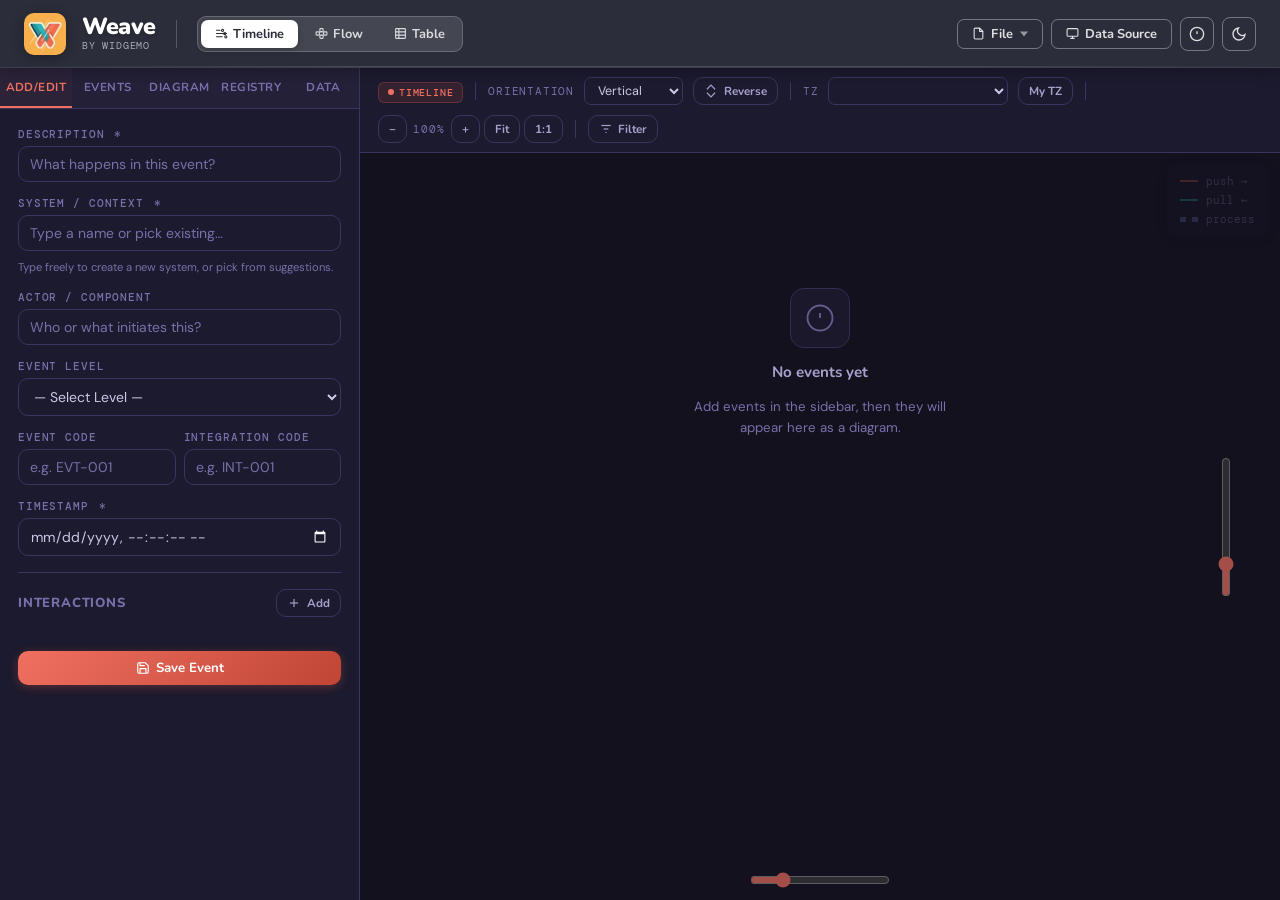
<file: index.html>
<!DOCTYPE html>
<html lang="en" class="dark">
<head>
<meta charset="UTF-8">
<meta name="viewport" content="width=device-width, initial-scale=1.0">
<title>Weave — by Widgemo</title>
<link rel="preconnect" href="https://fonts.googleapis.com">
<link href="https://fonts.googleapis.com/css2?family=DM+Mono:wght@400;500&family=Nunito:wght@400;600;700;800;900&family=DM+Sans:wght@300;400;500&display=swap" rel="stylesheet">
<link rel="stylesheet" href="css/styles.css">
</head>
<body>

<header class="banner">
  <div class="logo-mark"><img src="./weave-logo-100x100.jpg" alt="Weave Logo"></div>
  <div class="brand">
    <span class="brand-name">Weave</span>
    <span class="brand-sub">by Widgemo</span>
  </div>
  <div class="bdiv"></div>
  <div class="mode-tabs">
    <button class="mode-tab active" id="banner-tab-timeline" onclick="switchAppMode('timeline')">
      <svg viewBox="0 0 24 24" fill="none" stroke="currentColor" stroke-width="2">
        <path d="M2 12h20M2 6h8M2 18h12"/>
        <circle cx="14" cy="6" r="2"/><circle cx="18" cy="12" r="2"/><circle cx="20" cy="18" r="2"/>
      </svg>Timeline
    </button>
    <button class="mode-tab" id="banner-tab-flow" onclick="switchAppMode('flow')">
      <svg viewBox="0 0 24 24" fill="none" stroke="currentColor" stroke-width="2">
        <rect x="2" y="9" width="6" height="6" rx="1"/><rect x="16" y="9" width="6" height="6" rx="1"/>
        <rect x="9" y="3" width="6" height="6" rx="1"/><rect x="9" y="15" width="6" height="6" rx="1"/>
        <path d="M8 12h1M15 12h1M12 9V8M12 15v1"/>
      </svg>Flow
    </button>
    <button class="mode-tab" id="banner-tab-table" onclick="switchAppMode('table')">
      <svg viewBox="0 0 24 24" fill="none" stroke="currentColor" stroke-width="2">
        <rect x="3" y="3" width="18" height="18" rx="1"/>
        <path d="M3 9h18M3 15h18M9 3v18"/>
      </svg>Table
    </button>
  </div>
  <div class="banner-actions">
    <!-- File menu: groups Import / Export / Clear All -->
    <div class="ds-banner-wrap">
      <button class="nav-btn" id="file-menu-btn" onclick="fileMenuClick()" title="File operations">
        <svg viewBox="0 0 24 24" fill="none" stroke="currentColor" stroke-width="2">
          <path d="M14 2H6a2 2 0 00-2 2v16a2 2 0 002 2h12a2 2 0 002-2V8z"/>
          <polyline points="14 2 14 8 20 8"/>
        </svg>File
        <svg viewBox="0 0 10 6" fill="currentColor" style="width:8px;height:8px;margin-left:1px;opacity:.6"><path d="M0 0l5 6 5-6z"/></svg>
      </button>
      <div class="ds-menu" id="file-menu" style="display:none">
        <button class="ds-menu-item" onclick="importClick();fileMenuClose()">
          <svg viewBox="0 0 24 24" fill="none" stroke="currentColor" stroke-width="2"><path d="M21 15v4a2 2 0 01-2 2H5a2 2 0 01-2-2v-4"/><polyline points="7 10 12 15 17 10"/><line x1="12" y1="15" x2="12" y2="3"/></svg>
          Import
        </button>
        <button class="ds-menu-item" onclick="exportData();fileMenuClose()">
          <svg viewBox="0 0 24 24" fill="none" stroke="currentColor" stroke-width="2"><path d="M21 15v4a2 2 0 01-2 2H5a2 2 0 01-2-2v-4"/><polyline points="17 8 12 3 7 8"/><line x1="12" y1="3" x2="12" y2="15"/></svg>
          Export
        </button>
        <div class="ds-menu-divider"></div>
        <button class="ds-menu-item ds-menu-danger" onclick="clearAll();fileMenuClose()">
          <svg viewBox="0 0 24 24" fill="none" stroke="currentColor" stroke-width="2"><polyline points="3 6 5 6 21 6"/><path d="M19 6l-1 14a2 2 0 01-2 2H8a2 2 0 01-2-2L5 6"/></svg>
          Clear All Events
        </button>
      </div>
    </div>
    <input type="file" id="import-file" accept=".json" style="display:none" onchange="importData(event)">
    <!-- Data Source connect button + dropdown -->
    <div class="ds-banner-wrap">
      <button class="nav-btn ds-nav-btn" id="ds-banner-btn" onclick="dsBannerClick()" title="Connect to data source">
        <svg viewBox="0 0 24 24" fill="none" stroke="currentColor" stroke-width="2">
          <rect x="2" y="3" width="20" height="14" rx="2"/><path d="M8 21h8M12 17v4"/>
        </svg>Data Source
      </button>
      <div class="ds-menu" id="ds-menu" style="display:none">
        <button class="ds-menu-item" onclick="switchTab('datasource');dsCloseBannerMenu()">
          <svg viewBox="0 0 24 24" fill="none" stroke="currentColor" stroke-width="2"><circle cx="11" cy="11" r="8"/><line x1="21" y1="21" x2="16.65" y2="16.65"/></svg>
          Query &amp; Import
        </button>
        <button class="ds-menu-item" onclick="dsOpenConfig();dsCloseBannerMenu()">
          <svg viewBox="0 0 24 24" fill="none" stroke="currentColor" stroke-width="2"><circle cx="12" cy="12" r="3"/><path d="M19.4 15a1.65 1.65 0 00.33 1.82l.06.06a2 2 0 010 2.83 2 2 0 01-2.83 0l-.06-.06a1.65 1.65 0 00-1.82-.33 1.65 1.65 0 00-1 1.51V21a2 2 0 01-4 0v-.09A1.65 1.65 0 009 19.4a1.65 1.65 0 00-1.82.33l-.06.06a2 2 0 01-2.83-2.83l.06-.06A1.65 1.65 0 004.68 15a1.65 1.65 0 00-1.51-1H3a2 2 0 010-4h.09A1.65 1.65 0 004.6 9a1.65 1.65 0 00-.33-1.82l-.06-.06a2 2 0 012.83-2.83l.06.06A1.65 1.65 0 009 4.68a1.65 1.65 0 001-1.51V3a2 2 0 014 0v.09a1.65 1.65 0 001 1.51 1.65 1.65 0 001.82-.33l.06-.06a2 2 0 012.83 2.83l-.06.06A1.65 1.65 0 0019.4 9a1.65 1.65 0 001.51 1H21a2 2 0 010 4h-.09a1.65 1.65 0 00-1.51 1z"/></svg>
          Settings
        </button>
        <div class="ds-menu-divider"></div>
        <button class="ds-menu-item ds-menu-danger" onclick="dsLogout()">
          <svg viewBox="0 0 24 24" fill="none" stroke="currentColor" stroke-width="2"><path d="M9 21H5a2 2 0 01-2-2V5a2 2 0 012-2h4"/><polyline points="16 17 21 12 16 7"/><line x1="21" y1="12" x2="9" y2="12"/></svg>
          Disconnect
        </button>
      </div>
    </div>
    <!-- About: icon-only to reduce navbar clutter -->
    <button class="theme-btn" onclick="openAbout()" title="About Weave">
      <svg viewBox="0 0 24 24" fill="none" stroke="currentColor" stroke-width="2">
        <circle cx="12" cy="12" r="10"/><line x1="12" y1="8" x2="12" y2="12"/><line x1="12" y1="16" x2="12.01" y2="16"/>
      </svg>
    </button>
    <button class="theme-btn" id="theme-btn" onclick="toggleTheme()" title="Toggle dark/light mode">
      <svg id="theme-icon-sun" viewBox="0 0 24 24" fill="none" stroke="currentColor" stroke-width="2" style="display:none">
        <circle cx="12" cy="12" r="5"/>
        <path d="M12 1v2M12 21v2M4.22 4.22l1.42 1.42M18.36 18.36l1.42 1.42M1 12h2M21 12h2M4.22 19.78l1.42-1.42M18.36 5.64l1.42-1.42"/>
      </svg>
      <svg id="theme-icon-moon" viewBox="0 0 24 24" fill="none" stroke="currentColor" stroke-width="2">
        <path d="M21 12.79A9 9 0 1111.21 3 7 7 0 0021 12.79z"/>
      </svg>
    </button>
  </div>
</header>

<div class="app-layout">
  <aside class="sidebar">
    <div class="sidebar-tabs">
      <button class="sidebar-tab active" id="stab-add" onclick="switchTab('add')">Add/Edit</button>
      <button class="sidebar-tab" id="stab-events" onclick="switchTab('events')">Events</button>
      <button class="sidebar-tab" id="stab-scenario" onclick="switchTab('scenario')">Diagram</button>
      <button class="sidebar-tab" id="stab-systems" onclick="switchTab('systems')">Registry</button>
      <button class="sidebar-tab" id="stab-datasource" onclick="switchTab('datasource')">Data</button>
    </div>

    <div class="sidebar-panel active" id="panel-add">
      <div class="fg">
        <label class="fl">Description <span class="req">*</span></label>
        <input type="text" id="desc" placeholder="What happens in this event?">
      </div>
      <div class="fg">
        <label class="fl">System / Context <span class="req">*</span></label>
        <input type="text" id="system-input" list="system-dl" placeholder="Type a name or pick existing…" autocomplete="off">
        <datalist id="system-dl"></datalist>
        <span class="hint" style="margin-top:3px">Type freely to create a new system, or pick from suggestions.</span>
      </div>
      <div class="fg">
        <label class="fl">Actor / Component</label>
        <input type="text" id="actor" list="actor-dl" placeholder="Who or what initiates this?" autocomplete="off">
        <datalist id="actor-dl"></datalist>
      </div>
      <div class="fg">
        <label class="fl">Event Level</label>
        <select id="event-level">
          <option value="">— Select Level —</option>
          <option value="info">Info</option>
          <option value="warning">Warning</option>
          <option value="error">Error</option>
          <option value="debug">Debug</option>
          <option value="comment">Comment</option>
          <option value="work_note">Work Note</option>
          <option value="other">Other</option>
        </select>
      </div>
      <div class="mgrid">
        <div class="fg">
          <label class="fl">Event Code</label>
          <input type="text" id="event-code" placeholder="e.g. EVT-001">
        </div>
        <div class="fg">
          <label class="fl">Integration Code</label>
          <input type="text" id="managed-integration-code" placeholder="e.g. INT-001">
        </div>
      </div>
      <div class="fg ts-field" id="ts-fg">
        <label class="fl">Timestamp <span class="req">*</span></label>
        <input type="datetime-local" id="ts" step="1">
      </div>
      <div class="sep"></div>
      <div class="sh">
        <span class="st">Interactions</span>
        <button class="btn btn-outline btn-sm" onclick="addIField()">
          <svg viewBox="0 0 24 24" fill="none" stroke="currentColor" stroke-width="2">
            <line x1="12" y1="5" x2="12" y2="19"/><line x1="5" y1="12" x2="19" y2="12"/>
          </svg>Add
        </button>
      </div>
      <div id="ic" style="display:flex;flex-direction:column;gap:10px"></div>
      <div class="btn-row" style="margin-top:4px">
        <button class="btn btn-p btn-full" id="save-event-btn" onclick="saveEvent()">
          <svg viewBox="0 0 24 24" fill="none" stroke="currentColor" stroke-width="2">
            <path d="M19 21H5a2 2 0 01-2-2V5a2 2 0 012-2h11l5 5v11a2 2 0 01-2 2z"/>
            <polyline points="17 21 17 13 7 13 7 21"/><polyline points="7 3 7 8 15 8"/>
          </svg>Save Event
        </button>
        <button class="btn btn-s" onclick="clearForm()" id="cancel-edit" style="display:none">Cancel</button>
      </div>
    </div>

    <div class="sidebar-panel" id="panel-events">
      <div class="sh"><span class="st">All Events</span><div style="display:flex;align-items:center;gap:6px"><span id="ecount" class="hint"></span><button class="btn btn-outline btn-sm" onclick="switchTab('add')" title="Add new event">+ New</button></div></div>
      <div id="elist" class="elist"></div>
    </div>

    <div class="sidebar-panel" id="panel-systems">
      <div class="sh"><span class="st">Systems / Contexts</span>
        <button class="btn btn-outline btn-sm" id="sys-add-btn" onclick="toggleSysForm()">+ Add</button>
      </div>
      <span class="hint">Define systems and set their lane order in diagrams.</span>
      <!-- Inline add-system form -->
      <div id="sys-add-form" class="inline-add-form" style="display:none">
        <div class="fg">
          <label class="fl">Name</label>
          <input type="text" id="sys-add-name" placeholder="System / Context name…" autocomplete="off">
        </div>
        <div class="fg">
          <label class="fl">Description <span class="hint">(optional)</span></label>
          <input type="text" id="sys-add-desc" placeholder="Brief description…" autocomplete="off">
        </div>
        <div class="btn-row">
          <button class="btn btn-p btn-sm" onclick="saveNewSystem()">Add</button>
          <button class="btn btn-s btn-sm" onclick="toggleSysForm()">Cancel</button>
        </div>
      </div>
      <div id="systems-list" style="display:flex;flex-direction:column;gap:6px;margin-top:4px"></div>
      <div class="sep"></div>
      <div class="sh"><span class="st">Actors / Components</span>
        <button class="btn btn-outline btn-sm" id="actor-add-btn" onclick="toggleActorForm()">+ Add</button>
      </div>
      <span class="hint">Define reusable actors or components.</span>
      <!-- Inline add-actor form -->
      <div id="actor-add-form" class="inline-add-form" style="display:none">
        <div class="fg">
          <label class="fl">Name</label>
          <input type="text" id="actor-add-name" placeholder="Actor / Component name…" autocomplete="off">
        </div>
        <div class="fg">
          <label class="fl">Description <span class="hint">(optional)</span></label>
          <input type="text" id="actor-add-desc" placeholder="Brief description…" autocomplete="off">
        </div>
        <div class="btn-row">
          <button class="btn btn-p btn-sm" onclick="saveNewActor()">Add</button>
          <button class="btn btn-s btn-sm" onclick="toggleActorForm()">Cancel</button>
        </div>
      </div>
      <div id="actors-list" style="display:flex;flex-direction:column;gap:6px;margin-top:4px"></div>
    </div>

    <div class="sidebar-panel" id="panel-scenario">
      <div class="fg">
        <label class="fl">Scenario Name</label>
        <input type="text" id="scenario-name" placeholder="Name this scenario…">
      </div>
      <div class="fg">
        <label class="fl">Notes</label>
        <textarea id="scenario-desc" rows="3" placeholder="Optional notes…" style="resize:vertical"></textarea>
      </div>
      <button class="btn btn-p" onclick="saveScenario()">Save Scenario Info</button>
      <div class="sep"></div>
      <div class="sh"><span class="st">Card Display</span></div>
      <span class="hint">Choose which attributes to show on event cards in diagrams.</span>
      <div style="display:flex;flex-direction:column;gap:6px;margin-top:2px">
        <label class="tchk"><input type="checkbox" id="dc-level" checked onchange="saveDisplayConfig()"> Event Level</label>
        <label class="tchk"><input type="checkbox" id="dc-event-code" checked onchange="saveDisplayConfig()"> Event Code</label>
        <label class="tchk"><input type="checkbox" id="dc-managed-integration-code" checked onchange="saveDisplayConfig()"> Managed Integration Code</label>
        <label class="tchk"><input type="checkbox" id="dc-actor" checked onchange="saveDisplayConfig()"> Actor</label>
        <label class="tchk"><input type="checkbox" id="dc-show-date" checked onchange="saveDisplayConfig()"> Date&nbsp;<span class="hint" style="margin-left:4px">(Timeline)</span></label>
        <label class="tchk"><input type="checkbox" id="dc-show-seq" checked onchange="saveDisplayConfig()"> Seq #&nbsp;<span class="hint" style="margin-left:4px">(Flow)</span></label>
      </div>
      <div class="sep"></div>
      <div class="sh"><span class="st">Timestamp Format</span></div>
      <span class="hint">Choose how dates and times are displayed across all views.</span>
      <div style="display:flex;flex-direction:column;gap:8px;margin-top:6px">
        <div class="fg">
          <label class="fl">Date Format</label>
          <select id="dc-date-format" onchange="saveDisplayConfig()">
            <option value="YYYY-MM-DD">YYYY-MM-DD</option>
            <option value="MM/DD/YYYY">MM/DD/YYYY</option>
            <option value="DD/MM/YYYY">DD/MM/YYYY</option>
            <option value="DD MMM YYYY">DD MMM YYYY</option>
            <option value="MMM DD, YYYY">MMM DD, YYYY</option>
          </select>
        </div>
        <div class="fg">
          <label class="fl">Time Format</label>
          <select id="dc-time-format" onchange="saveDisplayConfig()">
            <option value="HH:mm:ss">HH:mm:ss (24-hour)</option>
            <option value="HH:mm">HH:mm (24-hour, no seconds)</option>
            <option value="h:mm:ss a">h:mm:ss am/pm</option>
            <option value="h:mm a">h:mm am/pm</option>
          </select>
        </div>
      </div>
      <div class="sep"></div>
      <div class="sh"><span class="st">System Lane Order</span></div>
      <span class="hint">Assign a number to each system to control lane order in diagrams. Lower = first. Leave blank for alphabetical.</span>
      <div id="sys-order-list" style="display:flex;flex-direction:column;gap:6px;margin-top:2px"></div>
      <button class="btn btn-outline" onclick="refreshSysOrderUI()" style="align-self:flex-start;margin-top:2px">
        <svg viewBox="0 0 24 24" fill="none" stroke="currentColor" stroke-width="2"><polyline points="23 4 23 10 17 10"/><path d="M20.49 15a9 9 0 11-2.12-9.36L23 10"/></svg>
        Refresh list
      </button>
      <div class="sep"></div>
      <div class="sh">
        <span class="st">Legend</span>
        <button class="btn btn-outline btn-sm" id="legend-toggle-btn" onclick="toggleLegend()" title="Toggle diagram legend">
          <svg viewBox="0 0 24 24" fill="none" stroke="currentColor" stroke-width="2" width="13" height="13"><line x1="3" y1="12" x2="9" y2="12"/><line x1="3" y1="6" x2="9" y2="6"/><line x1="3" y1="18" x2="9" y2="18"/><path d="M13 6h8M13 12h8M13 18h8"/></svg>
          Toggle
        </button>
      </div>
      <span class="hint">Show or hide the interaction type legend on the diagram.</span>
    </div>

    <!-- Data Source sidebar panel -->
    <div class="sidebar-panel" id="panel-datasource">
      <div class="ds-panel-header">
        <span class="st">Data Source</span>
        <div id="ds-panel-status" class="ds-status-bar">
          <span class="ds-dot"></span><span class="ds-status-text">Not connected</span>
        </div>
      </div>

      <!-- Login prompt (shown when not connected) -->
      <div id="ds-panel-login">
        <p class="hint" style="margin-bottom:8px">Connect a REST data source using OAuth 2.0 to query records and import them as diagram events.</p>
        <div style="display:flex;gap:8px;flex-wrap:wrap">
          <button class="btn btn-p" onclick="dsOpenConfig()">Configure</button>
          <button class="btn btn-outline" onclick="dsInitLogin()">
            <svg viewBox="0 0 24 24" fill="none" stroke="currentColor" stroke-width="2" width="13" height="13"><path d="M15 3h4a2 2 0 012 2v14a2 2 0 01-2 2h-4"/><polyline points="10 17 15 12 10 7"/><line x1="15" y1="12" x2="3" y2="12"/></svg>
            Login
          </button>
        </div>
      </div>

      <!-- Query form (shown when connected) -->
      <div id="ds-query-form" style="display:none">
        <div class="fg">
          <label class="fl">Endpoint Path</label>
          <input type="text" id="ds-endpoint" placeholder="e.g. /api/now/table/incident" autocomplete="off">
          <span class="hint">Path from base URL</span>
        </div>
        <div class="fg">
          <label class="fl">Query Parameters <span class="hint">(optional)</span></label>
          <input type="text" id="ds-query" placeholder="e.g. limit=20&amp;filter=active=true" autocomplete="off">
          <span class="hint">URL query string (key=value pairs separated by &amp;)</span>
        </div>
        <div class="btn-row" style="margin-top:4px">
          <button class="btn btn-p btn-full" onclick="dsRunQuery()">
            <svg viewBox="0 0 24 24" fill="none" stroke="currentColor" stroke-width="2"><circle cx="11" cy="11" r="8"/><line x1="21" y1="21" x2="16.65" y2="16.65"/></svg>
            Run Query
          </button>
        </div>
        <div class="sep"></div>
        <div class="sh"><span class="st" style="font-size:.72rem">Field Mapping</span></div>
        <span class="hint">Map response fields to diagram properties.</span>
        <div class="fg" style="margin-top:4px">
          <label class="fl">Description field</label>
          <input type="text" id="ds-desc-field" placeholder="e.g. name, title, description" autocomplete="off">
        </div>
        <div class="mgrid" style="margin-top:4px">
          <div class="fg">
            <label class="fl">System field</label>
            <input type="text" id="ds-sys-field" placeholder="e.g. category" autocomplete="off">
          </div>
          <div class="fg">
            <label class="fl">Actor field</label>
            <input type="text" id="ds-actor-field" placeholder="e.g. assigned_to" autocomplete="off">
          </div>
        </div>
        <div class="fg">
          <label class="fl">Timestamp field</label>
          <input type="text" id="ds-ts-field" placeholder="e.g. created_at" autocomplete="off">
        </div>
        <div class="mgrid" style="margin-top:4px">
          <div class="fg">
            <label class="fl">Event Code field</label>
            <input type="text" id="ds-event-code-field" placeholder="e.g. event_type" autocomplete="off">
          </div>
          <div class="fg">
            <label class="fl">Level field</label>
            <input type="text" id="ds-level-field" placeholder="e.g. severity" autocomplete="off">
          </div>
        </div>
        <div class="fg">
          <label class="fl">Integration Code field</label>
          <input type="text" id="ds-integration-code-field" placeholder="e.g. integration_id" autocomplete="off">
        </div>
        <div class="fg" style="margin-top:4px">
          <label class="fl">Interactions field <span class="hint">(optional)</span></label>
          <input type="text" id="ds-interactions-field" placeholder="e.g. interactions" autocomplete="off">
          <span class="hint">Field containing an array of interaction objects</span>
        </div>
        <div class="mgrid" style="margin-top:4px">
          <div class="fg">
            <label class="fl">&#x21B3; Target field</label>
            <input type="text" id="ds-int-target-field" placeholder="e.g. target" autocomplete="off">
          </div>
          <div class="fg">
            <label class="fl">&#x21B3; Nature field</label>
            <input type="text" id="ds-int-nature-field" placeholder="push | pull | process" autocomplete="off">
          </div>
        </div>
        <div class="mgrid" style="margin-top:4px">
          <div class="fg">
            <label class="fl">&#x21B3; Label field</label>
            <input type="text" id="ds-int-label-field" placeholder="e.g. label" autocomplete="off">
          </div>
          <div class="fg">
            <label class="fl">&#x21B3; Delay field</label>
            <input type="text" id="ds-int-delay-field" placeholder="e.g. delay" autocomplete="off">
          </div>
        </div>
        <div class="fg" style="margin-top:4px">
          <label class="fl">&#x21B3; Order field</label>
          <input type="text" id="ds-int-order-field" placeholder="e.g. order" autocomplete="off">
        </div>
        <div class="sep"></div>
        <div style="display:flex;gap:6px;align-items:center;flex-wrap:wrap;margin-bottom:6px">
          <span class="hint" style="flex:1;margin:0">Query:</span>
          <button class="btn btn-outline btn-sm" onclick="dsExportQuery()">
            <svg viewBox="0 0 24 24" fill="none" stroke="currentColor" stroke-width="2" width="12" height="12"><path d="M21 15v4a2 2 0 01-2 2H5a2 2 0 01-2-2v-4"/><polyline points="7 10 12 15 17 10"/><line x1="12" y1="15" x2="12" y2="3"/></svg>
            Export
          </button>
          <button class="btn btn-outline btn-sm" onclick="dsImportQueryClick()">
            <svg viewBox="0 0 24 24" fill="none" stroke="currentColor" stroke-width="2" width="12" height="12"><path d="M21 15v4a2 2 0 01-2 2H5a2 2 0 01-2-2v-4"/><polyline points="17 8 12 3 7 8"/><line x1="12" y1="3" x2="12" y2="15"/></svg>
            Import
          </button>
          <input type="file" id="ds-query-file" accept=".json" style="display:none" onchange="dsImportQueryFile(event)">
        </div>
        <div class="sep"></div>
        <div class="sh">
          <span class="st" style="font-size:.72rem">Results</span>
          <span id="ds-query-status" class="hint"></span>
        </div>
        <button class="btn btn-outline btn-sm btn-full" id="ds-import-all-btn" onclick="dsImportAll()" style="display:none;margin-bottom:6px">
          &#x21E9; Import All to Diagram
        </button>
        <div id="ds-results"></div>
      </div>
    </div>
  </aside>

  <main class="cpane">
    <div class="ctbar">
      <div id="mode-badge"></div>
      <div class="tdiv"></div>
      <div id="tl-ctrl" style="display:flex;align-items:center;gap:10px">
        <span class="tlbl">Orientation</span>
        <select class="tsel" id="orientation" onchange="render()">
          <option value="vertical">Vertical</option>
          <option value="horizontal">Horizontal</option>
        </select>
        <button class="btn btn-outline btn-sm" id="tl-reverse-btn" onclick="toggleTimelineReverse()" title="Toggle timeline direction">
          <svg id="tl-reverse-icon" viewBox="0 0 24 24" fill="none" stroke="currentColor" stroke-width="2" width="13" height="13"><path d="M5 15l7 7 7-7M5 9l7-7 7 7"/></svg>
          Reverse
        </button>
      </div>
      <div id="fl-ctrl" style="display:none;align-items:center;gap:10px">
        <span class="tlbl">Direction</span>
        <select class="tsel" id="flow-dir" onchange="render()">
          <option value="lr">Left to Right</option>
          <option value="tb">Top to Bottom</option>
        </select>
      </div>
      <div class="tdiv"></div>
      <span class="tlbl">TZ</span>
      <select class="tsel tz-select" id="tz-select" onchange="setDisplayTZ(this.value)" title="Display timezone"></select>
      <button class="btn btn-outline btn-sm" onclick="resetToMyTZ()" id="tz-my-btn" title="Reset to my browser timezone">My TZ</button>
      <div class="tdiv"></div>
      <div id="zoom-ctrl" style="display:flex;align-items:center;gap:4px">
        <button class="btn btn-outline btn-sm" onclick="zoomOut()" title="Zoom out">&#x2212;</button>
        <span id="zoom-level" class="tlbl" style="min-width:36px;text-align:center">100%</span>
        <button class="btn btn-outline btn-sm" onclick="zoomIn()" title="Zoom in">+</button>
        <button class="btn btn-outline btn-sm" onclick="zoomToFit()" title="Zoom to fit">Fit</button>
        <button class="btn btn-outline btn-sm" onclick="zoomToNormal()" title="1:1 zoom">1:1</button>
      </div>
      <div class="tdiv"></div>
      <button class="btn btn-outline btn-sm filter-toggle-btn" id="filter-toggle-btn"
        onclick="toggleFilterBar()" aria-expanded="false" aria-controls="fbar" title="Toggle filters">
        <svg viewBox="0 0 24 24" fill="none" stroke="currentColor" stroke-width="2" width="13" height="13"><line x1="4" y1="6" x2="20" y2="6"/><line x1="8" y1="12" x2="16" y2="12"/><line x1="11" y1="18" x2="13" y2="18"/></svg>
        Filter
        <span class="filter-badge" id="filter-badge" style="display:none"></span>
      </button>
    </div>
    <div class="fbar fbar-hidden" id="fbar" role="search" aria-label="Filter events">
      <input type="text" class="fsearch" id="f-text" placeholder="Search descriptions, codes, systems…" oninput="applyTextFilter()" autocomplete="off">
      <div class="fbar-chips" id="fbar-chips">
        <div class="fdd" id="fdd-systems">
          <button class="fdd-btn" id="fdd-btn-systems" onclick="toggleFDD('systems',event)">Systems <span class="fdd-arrow">&#x25BE;</span></button>
          <div class="fdd-panel" id="fdd-panel-systems"></div>
        </div>
        <div class="fdd" id="fdd-actors">
          <button class="fdd-btn" id="fdd-btn-actors" onclick="toggleFDD('actors',event)">Actors <span class="fdd-arrow">&#x25BE;</span></button>
          <div class="fdd-panel" id="fdd-panel-actors"></div>
        </div>
        <div class="fdd" id="fdd-levels">
          <button class="fdd-btn" id="fdd-btn-levels" onclick="toggleFDD('levels',event)">Level <span class="fdd-arrow">&#x25BE;</span></button>
          <div class="fdd-panel" id="fdd-panel-levels"></div>
        </div>
        <div class="fdd" id="fdd-eventCodes">
          <button class="fdd-btn" id="fdd-btn-eventCodes" onclick="toggleFDD('eventCodes',event)">Event Code <span class="fdd-arrow">&#x25BE;</span></button>
          <div class="fdd-panel" id="fdd-panel-eventCodes"></div>
        </div>
        <div class="fdd" id="fdd-integrationCodes">
          <button class="fdd-btn" id="fdd-btn-integrationCodes" onclick="toggleFDD('integrationCodes',event)">Int. Code <span class="fdd-arrow">&#x25BE;</span></button>
          <div class="fdd-panel" id="fdd-panel-integrationCodes"></div>
        </div>
      </div>
      <button class="btn btn-outline btn-sm fbar-clear" id="fbar-clear" onclick="clearFilters()" title="Clear all filters">&#x2715; Clear</button>
    </div>
    <div class="cvport-wrap">
      <div class="cvport">
        <div id="stitle"></div>
        <div id="chart"></div>
      </div>
      <!-- Floating vertical slider: controls vertical dimension spacing -->
      <div id="diag-vslider-wrap" class="diag-vslider-wrap" title="Vertical spacing">
        <input type="range" id="diag-vslider" class="diag-vslider" min="50" max="300" value="100" step="5" oninput="onDiagSlider()">
      </div>
      <!-- Floating horizontal slider: controls horizontal dimension spacing -->
      <div id="diag-hslider-wrap" class="diag-hslider-wrap" title="Horizontal spacing">
        <input type="range" id="diag-hslider" class="diag-hslider" min="50" max="300" value="100" step="5" oninput="onDiagSlider()">
      </div>
      <div id="diagram-legend">
        <div class="leg-item"><span class="leg-line" id="leg-push"></span><span class="leg-label">push &#x2192;</span></div>
        <div class="leg-item"><span class="leg-line" id="leg-pull"></span><span class="leg-label">pull &#x2190;</span></div>
        <div class="leg-item"><span class="leg-line leg-line-proc" id="leg-proc"></span><span class="leg-label">process</span></div>
      </div>
    </div>
  </main>
</div>

<div class="toast" id="toast">
  <span id="ticon">&#x2713;</span><span id="tmsg"></span>
</div>


<!-- Data Source Config Modal -->
<div class="modal-overlay" id="ds-config-modal">
  <div class="modal-card ds-config-card" role="dialog" aria-modal="true" aria-label="Data Source Connection Settings">
    <button class="modal-close" onclick="dsCloseConfig()" title="Close">&#x2715;</button>
    <h2 class="about-title" style="font-size:1.15rem;margin-bottom:4px">Data Source Connection</h2>
    <p class="about-sub" style="margin-bottom:18px">OAuth 2.0 &bull; PKCE &bull; No server required</p>
    <div class="fg" style="text-align:left">
      <label class="fl">Display Name <span class="hint">(optional)</span></label>
      <input type="text" id="ds-label" placeholder="e.g. My API" autocomplete="off" spellcheck="false">
      <span class="hint">Label shown in the banner button</span>
    </div>
    <div class="fg" style="text-align:left">
      <label class="fl">Base URL</label>
      <input type="url" id="ds-base-url" placeholder="https://your-api-host.example.com" autocomplete="off" spellcheck="false">
      <span class="hint">Root URL of your REST API (no trailing slash)</span>
    </div>
    <div class="fg" style="text-align:left">
      <label class="fl">Client ID</label>
      <input type="text" id="ds-client-id" placeholder="OAuth Application Client ID" autocomplete="off" spellcheck="false">
    </div>
    <div class="fg" style="text-align:left">
      <label class="fl">Scope <span class="hint">(optional)</span></label>
      <input type="text" id="ds-scope" autocomplete="off">
    </div>
    <div class="fg" style="text-align:left">
      <label class="fl">Auth Endpoint Path</label>
      <input type="text" id="ds-auth-path" placeholder="/oauth_auth.do" autocomplete="off" spellcheck="false">
      <span class="hint">Path for the OAuth authorize redirect (appended to Base URL)</span>
    </div>
    <div class="fg" style="text-align:left">
      <label class="fl">Token Endpoint Path</label>
      <input type="text" id="ds-token-path" placeholder="/oauth_token.do" autocomplete="off" spellcheck="false">
      <span class="hint">Path for the OAuth token exchange (appended to Base URL)</span>
    </div>
    <div style="display:flex;gap:8px;justify-content:flex-end;margin-top:8px;flex-wrap:wrap">
      <button class="btn btn-outline" onclick="dsCloseConfig()">Cancel</button>
      <button class="btn btn-s" onclick="dsSaveConfigUI()">Save</button>
      <button class="btn btn-p" onclick="dsSaveConfigUI();dsInitLogin()">Save &amp; Login</button>
    </div>
    <div class="sep" style="margin-top:14px"></div>
    <div style="display:flex;gap:6px;align-items:center;flex-wrap:wrap;margin-top:10px">
      <span class="hint" style="flex:1;margin:0">Backup / Restore:</span>
      <button class="btn btn-outline btn-sm" onclick="dsExportConfig()">
        <svg viewBox="0 0 24 24" fill="none" stroke="currentColor" stroke-width="2" width="12" height="12"><path d="M21 15v4a2 2 0 01-2 2H5a2 2 0 01-2-2v-4"/><polyline points="7 10 12 15 17 10"/><line x1="12" y1="15" x2="12" y2="3"/></svg>
        Export Config
      </button>
      <button class="btn btn-outline btn-sm" onclick="dsImportConfigClick()">
        <svg viewBox="0 0 24 24" fill="none" stroke="currentColor" stroke-width="2" width="12" height="12"><path d="M21 15v4a2 2 0 01-2 2H5a2 2 0 01-2-2v-4"/><polyline points="17 8 12 3 7 8"/><line x1="12" y1="3" x2="12" y2="15"/></svg>
        Import Config
      </button>
      <input type="file" id="ds-config-file" accept=".json" style="display:none" onchange="dsImportConfigFile(event)">
    </div>
    <p class="hint" style="margin-top:14px;text-align:left">
      <strong>Setup:</strong> Register an OAuth 2.0 client in your data source with the redirect URI set to this page&rsquo;s URL
      (<code id="ds-redirect-uri-hint" style="word-break:break-all"></code>).
    </p>
  </div>
</div>

<div class="modal-overlay" id="about-modal">
  <div class="modal-card" role="dialog" aria-modal="true" aria-label="About Weave">
    <button class="modal-close" onclick="closeAbout()" title="Close">&#x2715;</button>
    <div class="about-logo"><img src="./weave-logo-100x100.jpg" alt="Weave Logo"></div>
    <h2 class="about-title">Weave</h2>
    <p class="about-sub">Integration Diagram Studio</p>
    <p class="about-version">Version <strong id="about-version-num"></strong></p>
    <p class="about-copy">&copy; <span id="about-year"></span> <a href="https://widgemo.com" target="_blank" rel="noopener noreferrer">Widgemo</a></p>
    <a class="about-link" href="https://widgemo.com" target="_blank" rel="noopener noreferrer">widgemo.com</a>
  </div>
</div>

<!-- Confirm Modal -->
<div class="modal-overlay" id="confirm-modal">
  <div class="modal-card confirm-card" role="dialog" aria-modal="true" aria-label="Confirm action">
    <h3 class="confirm-title" id="confirm-title">Confirm</h3>
    <p class="confirm-msg" id="confirm-msg"></p>
    <div class="confirm-btns">
      <button class="btn btn-s" onclick="closeConfirm()">Cancel</button>
      <button class="btn btn-d" id="confirm-ok-btn" onclick="acceptConfirm()">Confirm</button>
    </div>
  </div>
</div>

<script src="js/state.js"></script>
<script src="js/render.js"></script>
<script src="js/render-timeline.js"></script>
<script src="js/render-flow.js"></script>
<script src="js/import-export.js"></script>
<script src="js/filter.js"></script>
<script src="js/ui.js"></script>
<script src="js/datasource-auth.js"></script>
<script>dsInit();</script>
</body>
</html>
</file>
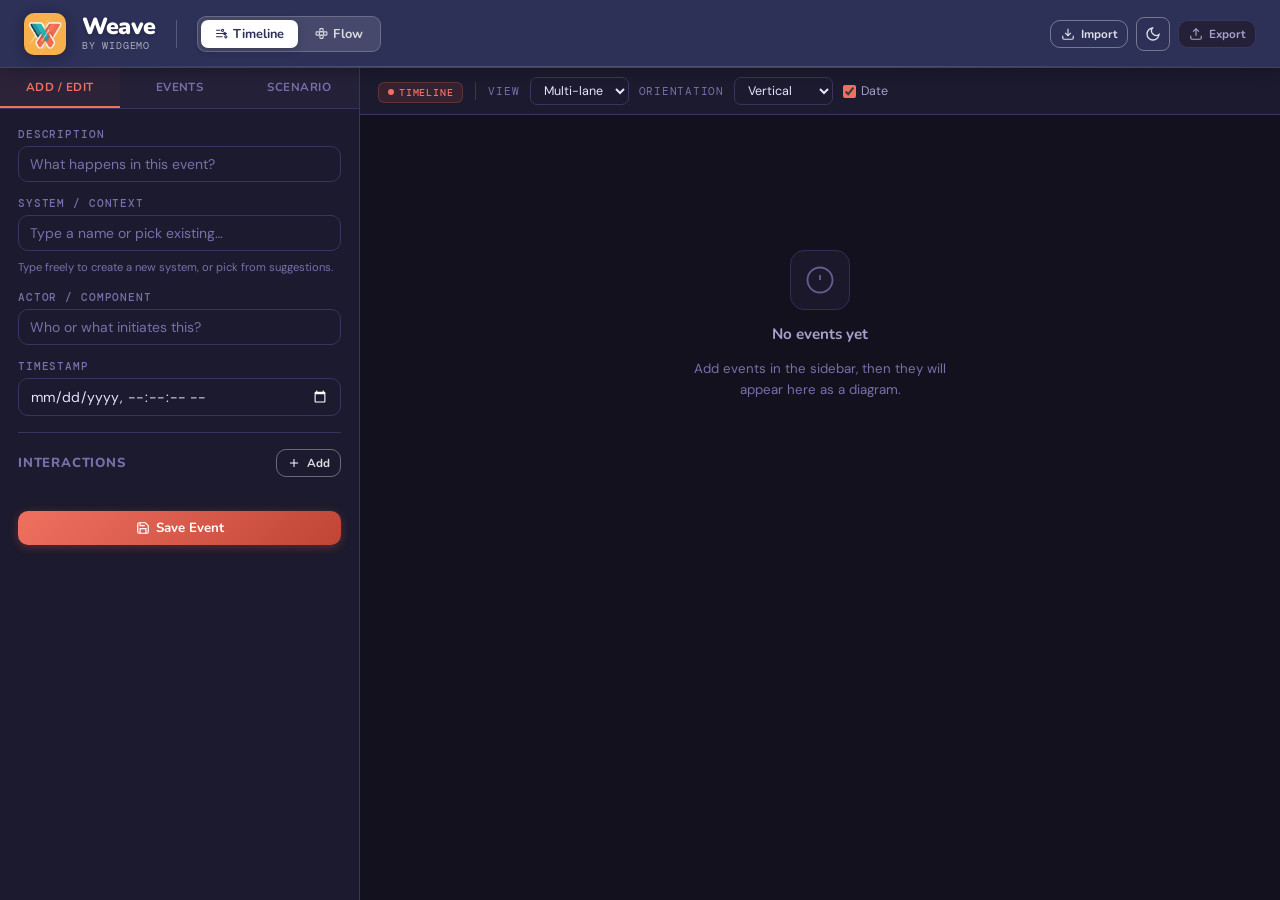
<file: Weave.html>
<!DOCTYPE html>
<html lang="en" class="dark">
<head>
<meta charset="UTF-8">
<meta name="viewport" content="width=device-width, initial-scale=1.0">
<title>Weave — by Widgemo</title>
<link rel="preconnect" href="https://fonts.googleapis.com">
<link href="https://fonts.googleapis.com/css2?family=DM+Mono:wght@400;500&family=Nunito:wght@400;600;700;800;900&family=DM+Sans:wght@300;400;500&display=swap" rel="stylesheet">
<style>
/* ── THEME VARIABLES ─────────────────────────────────── */
:root {
  /* Widgemo navbar color */
  --nav-bg: #2d3057;
  --nav-border: #3d4070;
  --nav-text: #fff;
  --nav-sub: rgba(255,255,255,.6);
  --nav-div: rgba(255,255,255,.2);
  --nav-tab-bg: rgba(255,255,255,.12);
  --nav-tab-border: rgba(255,255,255,.2);
  --nav-tab-text: rgba(255,255,255,.8);
  --nav-tab-active-bg: #fff;
  --nav-tab-active-text: #2d3057;
  --nav-btn-border: rgba(255,255,255,.35);
  --nav-btn-text: rgba(255,255,255,.85);

  /* Light mode (default) */
  --bg: #fdf3e3;
  --surface: #fff8f0;
  --surface2: #fdefd8;
  --surface3: #fae3c0;
  --border: #f0d9b0;
  --border2: #e8c990;
  --accent: #e8604a;
  --accent2: #3cbfbf;
  --warn: #f5a623;
  --danger: #c0392b;
  --text: #2c1a0e;
  --text2: #7a5c3a;
  --text3: #b08050;
  --input-bg: #fdf3e3;
  --input-border: #e8c990;
  --tag-bg: #fae3c0;
  --tag-text: #7a5c3a;
  --sep: #f0d9b0;
  --scrollbar: #f0d9b0;
  --chart-bg: #fdf3e3;
  --svg-bg: #fdf9f4;
  --svg-lane-alt: rgba(232,96,74,0.03);
  --svg-grid: #f0d9b0;
  --svg-label: #7a5c3a;
  --svg-node-fill: #fff8f0;
  --svg-desc: #5a3e28;
  --svg-actor: #fff;
  --list-item-bg: #fff8f0;
  --list-item-border: #e8c990;
  --list-item-ts: #b08050;
  --list-item-desc: #2c1a0e;
  --list-item-sys: #7a5c3a;
  --list-item-int: #b08050;
  --datetime-scheme: light;
  --toast-bg: #fff8f0;
  --toast-border: #e8c990;
  --toast-shadow: rgba(150,80,20,.2);
  --empty-icon-bg: #fff8f0;
  --empty-h3: #7a5c3a;
}

html.dark {
  --bg: #13111e;
  --surface: #1c1a2e;
  --surface2: #242038;
  --surface3: #2e2a46;
  --border: #3a3560;
  --border2: #4a4575;
  --accent: #f07060;
  --accent2: #45d0d0;
  --warn: #f5a623;
  --danger: #e05555;
  --text: #e8e2ff;
  --text2: #a8a0cc;
  --text3: #7870aa;
  --input-bg: #1c1a2e;
  --input-border: #3a3560;
  --tag-bg: #2e2a46;
  --tag-text: #a8a0cc;
  --sep: #3a3560;
  --scrollbar: #3a3560;
  --chart-bg: #13111e;
  --svg-bg: #13111e;
  --svg-lane-alt: rgba(240,112,96,0.04);
  --svg-grid: #2a2545;
  --svg-label: #a8a0cc;
  --svg-node-fill: #1c1a2e;
  --svg-desc: #c8c0f0;
  --svg-actor: #fff;
  --list-item-bg: #1c1a2e;
  --list-item-border: #3a3560;
  --list-item-ts: #7870aa;
  --list-item-desc: #e8e2ff;
  --list-item-sys: #a8a0cc;
  --list-item-int: #7870aa;
  --datetime-scheme: dark;
  --toast-bg: #242038;
  --toast-border: #3a3560;
  --toast-shadow: rgba(0,0,0,.5);
  --empty-icon-bg: #1c1a2e;
  --empty-h3: #a8a0cc;
}

*,*::before,*::after{box-sizing:border-box;margin:0;padding:0}
body{font-family:'DM Sans',sans-serif;background:var(--bg);color:var(--text);min-height:100vh;overflow-x:hidden;transition:background .25s,color .25s}
::-webkit-scrollbar{width:6px;height:6px}
::-webkit-scrollbar-track{background:var(--surface)}
::-webkit-scrollbar-thumb{background:var(--scrollbar);border-radius:3px}
::-webkit-scrollbar-thumb:hover{background:var(--accent)}

/* ── BANNER ──────────────────────────────────────────── */
.banner{background:var(--nav-bg);border-bottom:1px solid var(--nav-border);
  padding:0 24px;height:68px;display:flex;align-items:center;gap:16px;
  position:sticky;top:0;z-index:100;box-shadow:0 2px 16px rgba(0,0,0,.3)}
.banner::after{content:'';position:absolute;bottom:0;left:0;right:0;height:1px;
  background:linear-gradient(90deg,transparent,rgba(255,255,255,.15) 30%,rgba(255,255,255,.15) 70%,transparent)}
.logo-mark{width:42px;height:42px;border-radius:10px;flex-shrink:0;overflow:hidden;
  box-shadow:0 2px 12px rgba(0,0,0,.3)}
.logo-mark img{width:42px;height:42px;display:block;object-fit:cover}
.brand{display:flex;flex-direction:column;gap:1px}
.brand-name{font-family:'Nunito',sans-serif;font-size:1.45rem;font-weight:900;letter-spacing:-.02em;
  color:var(--nav-text);text-shadow:0 1px 4px rgba(0,0,0,.2);line-height:1}
.brand-sub{font-family:'DM Mono',monospace;font-size:.62rem;color:var(--nav-sub);
  letter-spacing:.08em;text-transform:uppercase}
.bdiv{width:1px;height:28px;background:var(--nav-div);margin:0 4px;flex-shrink:0}
.mode-tabs{display:flex;gap:3px;background:var(--nav-tab-bg);border:1px solid var(--nav-tab-border);
  border-radius:9px;padding:3px}
.mode-tab{font-family:'Nunito',sans-serif;font-size:.8rem;font-weight:700;padding:5px 14px;border-radius:7px;
  border:none;cursor:pointer;background:transparent;color:var(--nav-tab-text);transition:all .2s;
  display:flex;align-items:center;gap:5px;white-space:nowrap}
.mode-tab:hover{color:var(--nav-text);background:rgba(255,255,255,.15)}
.mode-tab.active{background:var(--nav-tab-active-bg);color:var(--nav-tab-active-text);
  box-shadow:0 2px 8px rgba(0,0,0,.2)}
.mode-tab svg{width:13px;height:13px}
.banner-actions{margin-left:auto;display:flex;gap:8px;align-items:center}

/* theme toggle button */
.theme-btn{display:inline-flex;align-items:center;justify-content:center;width:34px;height:34px;
  border-radius:8px;border:1px solid var(--nav-btn-border);background:transparent;
  cursor:pointer;color:var(--nav-btn-text);transition:all .2s;flex-shrink:0}
.theme-btn:hover{background:rgba(255,255,255,.15);color:#fff}
.theme-btn svg{width:16px;height:16px}

/* ── LAYOUT ──────────────────────────────────────────── */
.app-layout{display:grid;grid-template-columns:360px 1fr;height:calc(100vh - 68px)}

/* ── SIDEBAR ─────────────────────────────────────────── */
.sidebar{background:var(--surface);border-right:1px solid var(--border);display:flex;flex-direction:column;overflow:hidden;transition:background .25s,border-color .25s}
.sidebar-tabs{display:flex;border-bottom:1px solid var(--border);background:var(--surface2);transition:background .25s}
.sidebar-tab{flex:1;padding:11px 4px;font-family:'Nunito',sans-serif;font-size:.73rem;font-weight:700;
  text-align:center;cursor:pointer;background:transparent;border:none;color:var(--text3);
  border-bottom:2px solid transparent;transition:all .2s;letter-spacing:.04em;text-transform:uppercase}
.sidebar-tab:hover{color:var(--text2)}
.sidebar-tab.active{color:var(--accent);border-bottom-color:var(--accent);background:rgba(232,96,74,.04)}
.sidebar-panel{display:none;flex-direction:column;overflow-y:auto;flex:1;padding:18px;gap:14px}
.sidebar-panel.active{display:flex}

/* ── FORM ────────────────────────────────────────────── */
.fg{display:flex;flex-direction:column;gap:5px}
.fl{font-family:'DM Mono',monospace;font-size:.68rem;font-weight:500;text-transform:uppercase;
  letter-spacing:.08em;color:var(--text3)}
input[type=text],input[type=number],input[type=datetime-local],select,textarea{
  width:100%;padding:8px 11px;background:var(--input-bg);border:1px solid var(--input-border);
  border-radius:10px;color:var(--text);font-family:'DM Sans',sans-serif;font-size:.875rem;
  outline:none;transition:border-color .2s,box-shadow .2s,background .25s}
input:focus,select:focus,textarea:focus{border-color:var(--accent);box-shadow:0 0 0 3px rgba(232,96,74,.14)}
select option{background:var(--surface2)}
input::placeholder{color:var(--text3)}
input[type=datetime-local]{color-scheme:var(--datetime-scheme)}
.ts-field.hidden{display:none!important}

/* ── BUTTONS ─────────────────────────────────────────── */
.btn{display:inline-flex;align-items:center;justify-content:center;gap:6px;
  font-family:'Nunito',sans-serif;font-size:.83rem;font-weight:700;padding:8px 14px;
  border-radius:10px;border:none;cursor:pointer;transition:all .2s;white-space:nowrap}
.btn svg{width:14px;height:14px;flex-shrink:0}
.btn-p{background:linear-gradient(135deg,var(--accent),#c04535);color:#fff;
  box-shadow:0 2px 10px rgba(232,96,74,.3)}
.btn-p:hover{transform:translateY(-1px);box-shadow:0 4px 18px rgba(232,96,74,.45)}
.btn-s{background:var(--surface2);color:var(--text2);border:1px solid var(--border)}
.btn-s:hover{background:var(--surface3);color:var(--text)}
.btn-g{background:transparent;color:var(--nav-btn-text);border:1px solid var(--nav-btn-border);
  font-size:.76rem;padding:5px 11px}
.btn-g:hover{background:rgba(255,255,255,.15);color:#fff}
.btn-d{background:rgba(192,57,43,.1);color:var(--danger);border:1px solid rgba(192,57,43,.2);
  font-size:.73rem;padding:4px 9px}
.btn-d:hover{background:rgba(192,57,43,.2)}
.btn-full{width:100%}.btn-sm{font-size:.73rem;padding:5px 10px}
.btn-row{display:flex;gap:8px}

/* ── SECTION HEADERS ─────────────────────────────────── */
.sh{display:flex;align-items:center;justify-content:space-between;margin-bottom:2px}
.st{font-family:'Nunito',sans-serif;font-size:.82rem;font-weight:800;color:var(--text3);
  text-transform:uppercase;letter-spacing:.06em}

/* ── INTERACTION BLOCKS ──────────────────────────────── */
.iblock{background:var(--surface2);border:1px solid var(--border);border-radius:10px;padding:11px;
  display:flex;flex-direction:column;gap:9px;position:relative;transition:background .25s}
.iblock::before{content:'';position:absolute;left:0;top:0;bottom:0;width:3px;
  border-radius:3px 0 0 3px;background:linear-gradient(180deg,var(--accent),var(--accent2))}
.ih{display:flex;align-items:center;justify-content:space-between}
.il{font-family:'DM Mono',monospace;font-size:.68rem;color:var(--accent);text-transform:uppercase;letter-spacing:.08em}
.mgrid{display:grid;grid-template-columns:1fr 1fr;gap:8px}

/* ── EVENT LIST ──────────────────────────────────────── */
.elist{display:flex;flex-direction:column;gap:5px}
.eitem{background:var(--surface2);border:1px solid var(--border);border-radius:10px;
  padding:9px 11px;cursor:pointer;transition:all .15s;position:relative;overflow:hidden}
.eitem::before{content:'';position:absolute;left:0;top:0;bottom:0;width:3px;
  background:var(--border);transition:background .2s}
.eitem:hover{border-color:var(--accent);background:var(--surface3)}
.eitem:hover::before,.eitem.sel::before{background:var(--accent)}
.eitem.sel{border-color:var(--accent);background:rgba(232,96,74,.06)}
.edesc{font-size:.83rem;font-weight:600;color:var(--text);margin-bottom:3px;
  white-space:nowrap;overflow:hidden;text-overflow:ellipsis}
.emeta{font-family:'DM Mono',monospace;font-size:.68rem;color:var(--text3);display:flex;gap:6px;flex-wrap:wrap}
.etag{background:var(--tag-bg);padding:1px 6px;border-radius:4px;color:var(--tag-text)}
.eacts{display:flex;gap:5px;margin-top:7px}

/* ── CHART PANE ──────────────────────────────────────── */
.cpane{background:var(--chart-bg);overflow:auto;display:flex;flex-direction:column;transition:background .25s}
.ctbar{background:var(--surface);border-bottom:1px solid var(--border);padding:9px 18px;
  display:flex;align-items:center;gap:10px;flex-wrap:wrap;flex-shrink:0;transition:background .25s}
.tlbl{font-family:'DM Mono',monospace;font-size:.68rem;color:var(--text3);
  text-transform:uppercase;letter-spacing:.07em;white-space:nowrap}
.tsel{background:var(--input-bg);border:1px solid var(--input-border);color:var(--text);
  padding:4px 9px;border-radius:7px;font-size:.78rem;font-family:'DM Sans',sans-serif;
  outline:none;cursor:pointer;transition:background .25s}
.tsel:focus{border-color:var(--accent)}
.tchk{display:flex;align-items:center;gap:5px;font-size:.78rem;color:var(--text2);
  cursor:pointer;white-space:nowrap}
.tchk input{accent-color:var(--accent);cursor:pointer}
.tdiv{width:1px;height:18px;background:var(--border);margin:0 2px}
.cvport{flex:1;overflow:auto;padding:20px}
.sbanner{font-family:'Nunito',sans-serif;font-size:1.1rem;font-weight:800;color:var(--text2);
  text-align:center;padding:0 0 10px;letter-spacing:-.01em}
.sbanner .ssub{font-family:'DM Mono',monospace;font-size:.62rem;color:var(--text3);
  text-transform:uppercase;letter-spacing:.1em;font-weight:400;display:block;margin-top:2px}
.estate{display:flex;flex-direction:column;align-items:center;justify-content:center;
  height:100%;min-height:380px;gap:14px;color:var(--text3)}
.estate-icon{width:60px;height:60px;background:var(--empty-icon-bg);border:1px solid var(--border);
  border-radius:14px;display:flex;align-items:center;justify-content:center;opacity:.8}
.estate-icon svg{width:30px;height:30px}
.estate h3{font-family:'Nunito',sans-serif;font-size:.95rem;color:var(--empty-h3);font-weight:700}
.estate p{font-size:.83rem;text-align:center;max-width:270px;line-height:1.6}

/* ── MODE INDICATOR ──────────────────────────────────── */
.mind{display:inline-flex;align-items:center;gap:5px;font-family:'DM Mono',monospace;font-size:.63rem;
  text-transform:uppercase;letter-spacing:.08em;padding:3px 9px;border-radius:6px;font-weight:500}
.mind.tl{background:rgba(232,96,74,.12);color:var(--accent);border:1px solid rgba(232,96,74,.25)}
.mind.fl{background:rgba(60,191,191,.12);color:var(--accent2);border:1px solid rgba(60,191,191,.3)}
.mdot{width:6px;height:6px;border-radius:50%;background:currentColor;
  animation:pd 2s ease-in-out infinite}
@keyframes pd{0%,100%{opacity:1}50%{opacity:.4}}

/* ── TOAST ───────────────────────────────────────────── */
.toast{position:fixed;bottom:22px;right:22px;background:var(--toast-bg);
  border:1px solid var(--toast-border);border-radius:12px;padding:11px 15px;
  font-size:.83rem;color:var(--text);z-index:9999;box-shadow:0 8px 32px var(--toast-shadow);
  opacity:0;transform:translateY(8px);transition:all .3s;max-width:300px;
  display:flex;align-items:center;gap:9px}
.toast.show{opacity:1;transform:translateY(0)}
.sep{height:1px;background:var(--sep);margin:2px 0}
.hint{font-size:.7rem;color:var(--text3);line-height:1.5}
</style>
</head>
<body>

<header class="banner">
  <div class="logo-mark"><img src="[data-uri]" alt="Weave Logo"></div>
  <div class="brand">
    <span class="brand-name">Weave</span>
    <span class="brand-sub">by Widgemo</span>
  </div>
  <div class="bdiv"></div>
  <div class="mode-tabs">
    <button class="mode-tab active" id="banner-tab-timeline" onclick="switchAppMode('timeline')">
      <svg viewBox="0 0 24 24" fill="none" stroke="currentColor" stroke-width="2">
        <path d="M2 12h20M2 6h8M2 18h12"/>
        <circle cx="14" cy="6" r="2"/><circle cx="18" cy="12" r="2"/><circle cx="20" cy="18" r="2"/>
      </svg>Timeline
    </button>
    <button class="mode-tab" id="banner-tab-flow" onclick="switchAppMode('flow')">
      <svg viewBox="0 0 24 24" fill="none" stroke="currentColor" stroke-width="2">
        <rect x="2" y="9" width="6" height="6" rx="1"/><rect x="16" y="9" width="6" height="6" rx="1"/>
        <rect x="9" y="3" width="6" height="6" rx="1"/><rect x="9" y="15" width="6" height="6" rx="1"/>
        <path d="M8 12h1M15 12h1M12 9V8M12 15v1"/>
      </svg>Flow
    </button>
  </div>
  <div class="banner-actions">
    <button class="btn btn-g btn-sm" onclick="importClick()">
      <svg viewBox="0 0 24 24" fill="none" stroke="currentColor" stroke-width="2">
        <path d="M21 15v4a2 2 0 01-2 2H5a2 2 0 01-2-2v-4"/>
        <polyline points="7 10 12 15 17 10"/><line x1="12" y1="15" x2="12" y2="3"/>
      </svg>Import
    </button>
    <button class="theme-btn" id="theme-btn" onclick="toggleTheme()" title="Toggle dark/light mode">
      <svg id="theme-icon-sun" viewBox="0 0 24 24" fill="none" stroke="currentColor" stroke-width="2" style="display:none">
        <circle cx="12" cy="12" r="5"/>
        <path d="M12 1v2M12 21v2M4.22 4.22l1.42 1.42M18.36 18.36l1.42 1.42M1 12h2M21 12h2M4.22 19.78l1.42-1.42M18.36 5.64l1.42-1.42"/>
      </svg>
      <svg id="theme-icon-moon" viewBox="0 0 24 24" fill="none" stroke="currentColor" stroke-width="2">
        <path d="M21 12.79A9 9 0 1111.21 3 7 7 0 0021 12.79z"/>
      </svg>
    </button>
    <input type="file" id="import-file" accept=".json" style="display:none" onchange="importData(event)">
    <button class="btn btn-s btn-sm" onclick="exportData()">
      <svg viewBox="0 0 24 24" fill="none" stroke="currentColor" stroke-width="2">
        <path d="M21 15v4a2 2 0 01-2 2H5a2 2 0 01-2-2v-4"/>
        <polyline points="17 8 12 3 7 8"/><line x1="12" y1="3" x2="12" y2="15"/>
      </svg>Export
    </button>
  </div>
</header>

<div class="app-layout">
  <aside class="sidebar">
    <div class="sidebar-tabs">
      <button class="sidebar-tab active" id="stab-add" onclick="switchTab('add')">Add / Edit</button>
      <button class="sidebar-tab" id="stab-events" onclick="switchTab('events')">Events</button>
      <button class="sidebar-tab" id="stab-scenario" onclick="switchTab('scenario')">Scenario</button>
    </div>

    <div class="sidebar-panel active" id="panel-add">
      <div class="fg">
        <label class="fl">Description</label>
        <input type="text" id="desc" placeholder="What happens in this event?">
      </div>
      <div class="fg">
        <label class="fl">System / Context</label>
        <input type="text" id="system-input" list="system-dl" placeholder="Type a name or pick existing…" autocomplete="off">
        <datalist id="system-dl"></datalist>
        <span class="hint" style="margin-top:3px">Type freely to create a new system, or pick from suggestions.</span>
      </div>
      <div class="fg">
        <label class="fl">Actor / Component</label>
        <input type="text" id="actor" placeholder="Who or what initiates this?">
      </div>
      <div class="fg ts-field" id="ts-fg">
        <label class="fl">Timestamp</label>
        <input type="datetime-local" id="ts" step="1">
      </div>
      <div class="sep"></div>
      <div class="sh">
        <span class="st">Interactions</span>
        <button class="btn btn-g btn-sm" onclick="addIField()">
          <svg viewBox="0 0 24 24" fill="none" stroke="currentColor" stroke-width="2">
            <line x1="12" y1="5" x2="12" y2="19"/><line x1="5" y1="12" x2="19" y2="12"/>
          </svg>Add
        </button>
      </div>
      <div id="ic" style="display:flex;flex-direction:column;gap:10px"></div>
      <div class="btn-row" style="margin-top:4px">
        <button class="btn btn-p btn-full" onclick="saveEvent()">
          <svg viewBox="0 0 24 24" fill="none" stroke="currentColor" stroke-width="2">
            <path d="M19 21H5a2 2 0 01-2-2V5a2 2 0 012-2h11l5 5v11a2 2 0 01-2 2z"/>
            <polyline points="17 21 17 13 7 13 7 21"/><polyline points="7 3 7 8 15 8"/>
          </svg>Save Event
        </button>
        <button class="btn btn-s" onclick="clearForm()" id="cancel-edit" style="display:none">Cancel</button>
      </div>
    </div>

    <div class="sidebar-panel" id="panel-events">
      <div class="sh"><span class="st">All Events</span><span id="ecount" class="hint"></span></div>
      <div id="elist" class="elist"></div>
    </div>

    <div class="sidebar-panel" id="panel-scenario">
      <div class="fg">
        <label class="fl">Scenario Name</label>
        <input type="text" id="scenario-name" placeholder="Name this scenario…">
      </div>
      <div class="fg">
        <label class="fl">Notes</label>
        <textarea id="scenario-desc" rows="3" placeholder="Optional notes…" style="resize:vertical"></textarea>
      </div>
      <button class="btn btn-p" onclick="saveScenario()">Save Scenario Info</button>
      <div class="sep"></div>
      <button class="btn btn-d btn-full" onclick="clearAll()">
        <svg viewBox="0 0 24 24" fill="none" stroke="currentColor" stroke-width="2">
          <polyline points="3 6 5 6 21 6"/>
          <path d="M19 6l-1 14a2 2 0 01-2 2H8a2 2 0 01-2-2L5 6"/>
        </svg>Clear All Events
      </button>
    </div>
  </aside>

  <main class="cpane">
    <div class="ctbar">
      <div id="mode-badge"></div>
      <div class="tdiv"></div>
      <div id="tl-ctrl" style="display:flex;align-items:center;gap:10px">
        <span class="tlbl">View</span>
        <select class="tsel" id="view-mode" onchange="render()">
          <option value="multi">Multi-lane</option>
          <option value="single">List</option>
        </select>
        <span class="tlbl">Orientation</span>
        <select class="tsel" id="orientation" onchange="render()">
          <option value="vertical">Vertical</option>
          <option value="horizontal">Horizontal</option>
        </select>
        <label class="tchk"><input type="checkbox" id="show-date" checked onchange="render()"> Date</label>
      </div>
      <div id="fl-ctrl" style="display:none;align-items:center;gap:10px">
        <span class="tlbl">Direction</span>
        <select class="tsel" id="flow-dir" onchange="render()">
          <option value="lr">Left to Right</option>
          <option value="tb">Top to Bottom</option>
        </select>
        <label class="tchk"><input type="checkbox" id="show-seq" checked onchange="render()"> Seq #</label>
      </div>
    </div>
    <div class="cvport">
      <div id="stitle"></div>
      <div id="chart"></div>
    </div>
  </main>
</div>

<div class="toast" id="toast">
  <span id="ticon">&#x2713;</span><span id="tmsg"></span>
</div>

<script>

// THEME TOGGLE
function toggleTheme(){
  var isDark=document.documentElement.classList.toggle('dark');
  document.getElementById('theme-icon-sun').style.display=isDark?'none':'block';
  document.getElementById('theme-icon-moon').style.display=isDark?'block':'none';
  localStorage.setItem('weave-theme',isDark?'dark':'light');
}
function applyStoredTheme(){
  var t=localStorage.getItem('weave-theme')||'dark';
  if(t==='light') document.documentElement.classList.remove('dark');
  else document.documentElement.classList.add('dark');
  document.getElementById('theme-icon-sun').style.display=t==='dark'?'none':'block';
  document.getElementById('theme-icon-moon').style.display=t==='dark'?'block':'none';
}


// THEME-AWARE SVG COLORS
function svgColors(){
  var dark=document.documentElement.classList.contains('dark');
  return {
    bg:       dark?'#13111e':'#fdf9f4',
    nodeFill: dark?'#1c1a2e':'#fff8f0',
    laneAlt:  dark?'rgba(240,112,96,0.04)':'rgba(232,96,74,0.03)',
    grid:     dark?'#2a2545':'#f0d9b0',
    label:    dark?'#a8a0cc':'#7a5c3a',
    desc:     dark?'#c8c0f0':'#5a3e28',
    listBg:   dark?'#1c1a2e':'#fff8f0',
    listBdr:  dark?'#3a3560':'#e8c990',
    listTs:   dark?'#7870aa':'#b08050',
    listDesc: dark?'#e8e2ff':'#2c1a0e',
    listSys:  dark?'#a8a0cc':'#7a5c3a',
    listInt:  dark?'#7870aa':'#b08050',
    accent:   dark?'#f07060':'#e8604a',
    teal:     dark?'#45d0d0':'#3cbfbf',
    proc:     dark?'#8888dd':'#1c8080',
  };
}

// STATE
var events=[], editIdx=-1, iCount=0, scenName='', scenDesc='', appMode='timeline';
var knownSys=new Set();
var COLORS_L=['#e8604a','#3cbfbf','#f5a623','#1c3444','#c04535','#2a9d8f','#e76f51'];
var COLORS_D=['#f07060','#45d0d0','#f5b030','#8888cc','#e05050','#35b8b8','#f09070'];
function COLORS_ARR(){return document.documentElement.classList.contains('dark')?COLORS_D:COLORS_L;}

// UTILS
function toast(msg,icon){
  document.getElementById('tmsg').textContent=msg;
  document.getElementById('ticon').textContent=icon||'\u2713';
  var t=document.getElementById('toast'); t.classList.add('show');
  setTimeout(function(){t.classList.remove('show');},3000);
}
function esc(s){return String(s||'').replace(/&/g,'&amp;').replace(/</g,'&lt;').replace(/>/g,'&gt;').replace(/"/g,'&quot;');}
function initials(s){return (s||'?').split(' ').map(function(w){return w[0]||'';}).join('').toUpperCase().slice(0,3);}
function trunc(s,n){s=s||'';return s.length>n?s.slice(0,n-1)+'\u2026':s;}
function fmtTs(ms,showDate){
  var d=new Date(ms), date=d.toISOString().slice(0,10), time=d.toISOString().slice(11,19);
  return showDate?date+' '+time:time;
}
function fromDTL(v){return v?new Date(v).getTime():null;}
function toDTL(iso){return iso?iso.replace('Z','').slice(0,19):'';}

// SVG BUILDER
var NS='http://www.w3.org/2000/svg';
function sv(tag,attrs,txt){
  var el=document.createElementNS(NS,tag);
  for(var k in attrs) if(attrs.hasOwnProperty(k)) el.setAttribute(k,String(attrs[k]));
  if(txt!=null) el.textContent=txt; return el;
}
function mkSVG(W,H){
  var svg=sv('svg',{width:'100%',height:H,viewBox:'0 0 '+W+' '+H,preserveAspectRatio:'xMidYMid meet'});
  var defs=sv('defs');
  [['push',svgColors().accent],['pull',svgColors().teal],['process',svgColors().proc]].forEach(function(p){
    var m=sv('marker',{id:'arr-'+p[0],viewBox:'0 -5 10 10',refX:9,refY:0,markerWidth:7,markerHeight:7,orient:'auto'});
    m.appendChild(sv('path',{d:'M0,-5L10,0L0,5',fill:p[1]})); defs.appendChild(m);
  });
  svg.appendChild(defs);
  svg.appendChild(sv('rect',{width:W,height:H,fill:'#fdf3e3'}));
  return svg;
}
function scale1d(d0,d1,r0,r1){var f=(d1===d0)?0:(r1-r0)/(d1-d0);return function(v){return r0+(v-d0)*f;};}
function aT(p,x,y,t,a){var e=sv('text',Object.assign({x:x,y:y},a));e.textContent=t;p.appendChild(e);return e;}
function aL(p,x1,y1,x2,y2,a){p.appendChild(sv('line',Object.assign({x1:x1,y1:y1,x2:x2,y2:y2},a)));return p;}
function aC(p,cx,cy,r,a){p.appendChild(sv('circle',Object.assign({cx:cx,cy:cy,r:r},a)));return p;}
function aR(p,x,y,w,h,a){p.appendChild(sv('rect',Object.assign({x:x,y:y,width:w,height:h},a)));return p;}
function aP(p,d,a){p.appendChild(sv('path',Object.assign({d:d},a)));return p;}

// MODE SWITCH
function switchAppMode(m){
  appMode=m;
  document.getElementById('banner-tab-timeline').classList.toggle('active',m==='timeline');
  document.getElementById('banner-tab-flow').classList.toggle('active',m==='flow');
  document.getElementById('ts-fg').classList.toggle('hidden',m==='flow');
  document.getElementById('tl-ctrl').style.display=m==='timeline'?'flex':'none';
  document.getElementById('fl-ctrl').style.display=m==='flow'?'flex':'none';
  document.getElementById('mode-badge').innerHTML=m==='timeline'
    ?'<span class="mind tl"><span class="mdot"></span>Timeline</span>'
    :'<span class="mind fl"><span class="mdot"></span>Causal Flow</span>';
  document.querySelectorAll('.iblock').forEach(function(b){
    var id=b.dataset.id;
    var dr=document.getElementById('dr-'+id), tr=document.getElementById('tr-'+id);
    if(dr) dr.style.display=m==='flow'?'none':'';
    if(tr) tr.style.display=m==='flow'?'':'none';
  });
  render();
}

// SIDEBAR TABS
function switchTab(tab){
  ['add','events','scenario'].forEach(function(t){
    document.getElementById('stab-'+t).classList.toggle('active',t===tab);
    document.getElementById('panel-'+t).classList.toggle('active',t===tab);
  });
}

// SYSTEM DATALIST
function refreshDL(){
  var sorted=[...knownSys].sort();
  function fill(dl){dl.innerHTML='';sorted.forEach(function(s){var o=document.createElement('option');o.value=s;dl.appendChild(o);});}
  var main=document.getElementById('system-dl'); if(main) fill(main);
  document.querySelectorAll('[id^="tdl-"]').forEach(function(dl){fill(dl);});
}

// TRIGGER DROPDOWN
function fillTD(sel,cur){
  sel.innerHTML='<option value="">None (root event)</option>';
  events.forEach(function(ev){
    var o=document.createElement('option'); o.value=ev._id||'';
    o.textContent='['+esc(ev.system||'?')+'] '+trunc(ev.desc||'',40);
    if(ev._id===cur) o.selected=true; sel.appendChild(o);
  });
}

// ENSURE IDS
function ensureIds(){events.forEach(function(ev,i){if(!ev._id) ev._id='evt-'+Date.now()+'-'+i;});}

// INTERACTION FIELDS
function addIField(tgt,delay,nature,trigEvt){
  tgt=tgt||''; delay=delay||0; nature=nature||'push'; trigEvt=trigEvt||'';
  iCount++; var id=iCount;
  var c=document.getElementById('ic'), b=document.createElement('div');
  b.className='iblock'; b.id='ib-'+id; b.dataset.id=id;
  b.innerHTML='<div class="ih"><span class="il">Interaction #'+id+'</span>'+
    '<button class="btn btn-d" onclick="removeI('+id+')">\u2715 Remove</button></div>'+
    '<div class="fg"><label class="fl">Target System</label>'+
    '<input type="text" id="ti-'+id+'" list="tdl-'+id+'" placeholder="Type or pick a system\u2026" autocomplete="off">'+
    '<datalist id="tdl-'+id+'"></datalist></div>'+
    '<div class="mgrid">'+
    '<div class="fg" id="dr-'+id+'" style="'+(appMode==='flow'?'display:none':'')+'">'+
    '<label class="fl">Delay (ms)</label>'+
    '<input type="number" id="dl-'+id+'" value="'+delay+'" min="0" placeholder="0"></div>'+
    '<div class="fg"><label class="fl">Type</label>'+
    '<select id="nt-'+id+'">'+
    '<option value="push"'+(nature==='push'?' selected':'')+'>push \u2192</option>'+
    '<option value="pull"'+(nature==='pull'?' selected':'')+'>pull \u2190</option>'+
    '<option value="process"'+(nature==='process'?' selected':'')+'>process</option>'+
    '</select></div></div>'+
    '<div class="fg" id="tr-'+id+'" style="'+(appMode==='timeline'?'display:none':'')+'">'+
    '<label class="fl">Triggers Event (Flow mode)</label>'+
    '<select id="te-'+id+'"></select>'+
    '<span class="hint" style="margin-top:3px">Which event does this interaction trigger?</span></div>';
  c.appendChild(b);
  if(tgt) document.getElementById('ti-'+id).value=tgt;
  var tdl=document.getElementById('tdl-'+id);
  [...knownSys].sort().forEach(function(s){var o=document.createElement('option');o.value=s;tdl.appendChild(o);});
  fillTD(document.getElementById('te-'+id),trigEvt);
}
function removeI(id){var b=document.getElementById('ib-'+id);if(b)b.remove();}
function clearI(){document.getElementById('ic').innerHTML='';iCount=0;}

// SAVE / EDIT / DELETE
function saveEvent(){
  var desc=(document.getElementById('desc').value||'').trim();
  if(!desc){toast('Please enter a description','\u26a0');return;}
  var sys=(document.getElementById('system-input').value||'').trim();
  if(!sys){toast('Please specify a system / context','\u26a0');return;}
  var ts=null, tsStr='';
  if(appMode==='timeline'){
    var v=document.getElementById('ts').value;
    if(!v){toast('Please select a timestamp','\u26a0');return;}
    ts=fromDTL(v); tsStr=new Date(ts).toISOString();
  }
  knownSys.add(sys);
  var ints=[];
  document.querySelectorAll('.iblock').forEach(function(block){
    var id=block.dataset.id;
    var ti=document.getElementById('ti-'+id); var tval=(ti?ti.value:'').trim();
    var dl=parseInt((document.getElementById('dl-'+id)||{}).value)||0;
    var nt=(document.getElementById('nt-'+id)||{}).value||'push';
    var te=(document.getElementById('te-'+id)||{}).value||'';
    if(tval){knownSys.add(tval);ints.push({target:tval,delay:dl,nature:nt,triggerEventId:te});}
  });
  var ev={
    _id:editIdx>=0?events[editIdx]._id:'evt-'+Date.now(),
    desc:desc,system:sys,actor:(document.getElementById('actor').value||'').trim(),
    timestamp:ts,timestampStr:tsStr,interactions:ints,mode:appMode
  };
  if(editIdx>=0){events[editIdx]=ev;toast('Event updated','\u270f');}
  else{events.push(ev);toast('Event saved','\u2713');}
  refreshDL(); clearForm(); render(); updateList();
}
function editEvent(idx){
  var e=events[idx]; editIdx=idx; switchTab('add');
  document.getElementById('desc').value=e.desc||'';
  document.getElementById('actor').value=e.actor||'';
  document.getElementById('system-input').value=e.system||'';
  if(appMode==='timeline'&&e.timestampStr) document.getElementById('ts').value=toDTL(e.timestampStr);
  clearI();
  (e.interactions||[]).forEach(function(i){addIField(i.target,i.delay||0,i.nature,i.triggerEventId||'');});
  document.getElementById('cancel-edit').style.display='inline-flex';
  updateList();
}
function deleteEvent(idx){
  if(!confirm('Delete this event?')) return;
  events.splice(idx,1);
  if(editIdx===idx) clearForm(); else if(editIdx>idx) editIdx--;
  render(); updateList(); toast('Deleted','\uD83D\uDDD1');
}
function clearForm(){
  document.getElementById('desc').value='';
  document.getElementById('actor').value='';
  document.getElementById('system-input').value='';
  document.getElementById('ts').value='';
  clearI(); editIdx=-1;
  document.getElementById('cancel-edit').style.display='none';
  updateList();
}
function saveScenario(){
  scenName=document.getElementById('scenario-name').value.trim();
  scenDesc=document.getElementById('scenario-desc').value.trim();
  render(); toast('Scenario saved','\u2713');
}
function clearAll(){
  if(!confirm('Delete ALL events? Cannot be undone.')) return;
  events=[]; editIdx=-1; clearForm(); render(); updateList(); toast('Cleared','X');
}

// EVENT LIST
function updateList(){
  var el=document.getElementById('elist'), n=events.length;
  document.getElementById('ecount').textContent=n+' event'+(n!==1?'s':'');
  if(!n){el.innerHTML='<p class="hint" style="text-align:center;padding:18px 0">No events yet.</p>';return;}
  var sorted=appMode==='timeline'?[...events].sort(function(a,b){return(a.timestamp||0)-(b.timestamp||0);}):events;
  el.innerHTML='';
  sorted.forEach(function(e,si){
    var ri=events.indexOf(e), div=document.createElement('div');
    div.className='eitem'+(ri===editIdx?' sel':'');
    var meta='<span class="etag">'+esc(e.system||'?')+'</span>';
    if(appMode==='timeline'&&e.timestamp) meta+='<span class="etag">'+new Date(e.timestamp).toISOString().slice(11,19)+'</span>';
    if(appMode==='flow') meta+='<span class="etag">#'+(si+1)+'</span>';
    if(e.actor) meta+='<span class="etag">'+esc(e.actor)+'</span>';
    div.innerHTML='<div class="edesc">'+esc(e.desc)+'</div>'+
      '<div class="emeta">'+meta+'</div>'+
      '<div class="emeta" style="margin-top:3px">'+((e.interactions||[]).length?'\u2194 '+e.interactions.length+' interaction(s)':'No interactions')+'</div>'+
      '<div class="eacts"><button class="btn btn-g btn-sm" onclick="editEvent('+ri+');event.stopPropagation()">Edit</button>'+
      '<button class="btn btn-d btn-sm" onclick="deleteEvent('+ri+');event.stopPropagation()">Delete</button></div>';
    div.onclick=function(){editEvent(ri);}; el.appendChild(div);
  });
}

// IMPORT / EXPORT
function exportData(){
  var data={version:3,appMode:appMode,scenarioName:scenName,scenarioDesc:scenDesc,
    settings:{viewMode:document.getElementById('view-mode').value,
              orientation:document.getElementById('orientation').value,
              showDate:document.getElementById('show-date').checked,
              flowDirection:document.getElementById('flow-dir').value,
              showSeq:document.getElementById('show-seq').checked},events:events};
  var blob=new Blob([JSON.stringify(data,null,2)],{type:'application/json'});
  var url=URL.createObjectURL(blob), a=document.createElement('a'); a.href=url;
  a.download=(scenName||'eventflow')+'-'+appMode+'-'+new Date().toISOString().slice(0,10)+'.json';
  a.click(); URL.revokeObjectURL(url); toast('Exported','\u2193');
}
function importClick(){document.getElementById('import-file').click();}
function importData(e){
  var file=e.target.files[0]; if(!file) return;
  var reader=new FileReader();
  reader.onload=function(ev){
    try{
      var data=JSON.parse(ev.target.result);
      scenName=data.scenarioName||''; scenDesc=data.scenarioDesc||'';
      document.getElementById('scenario-name').value=scenName;
      document.getElementById('scenario-desc').value=scenDesc;
      if(data.appMode) switchAppMode(data.appMode);
      if(data.settings){
        document.getElementById('view-mode').value=data.settings.viewMode||'multi';
        document.getElementById('orientation').value=data.settings.orientation||'vertical';
        document.getElementById('show-date').checked=data.settings.showDate!==false;
        document.getElementById('flow-dir').value=data.settings.flowDirection||'lr';
        document.getElementById('show-seq').checked=data.settings.showSeq!==false;
      }
      events=data.events||[]; knownSys.clear();
      events.forEach(function(ev){
        if(ev.system) knownSys.add(ev.system);
        (ev.interactions||[]).forEach(function(i){if(i.target) knownSys.add(i.target);});
      });
      refreshDL(); render(); updateList(); toast('Imported','\u2191');
    }catch(err){toast('Invalid file','X');}
  };
  reader.readAsText(file); e.target.value='';
}

// RENDER DISPATCH
function render(){
  var ca=document.getElementById('chart'); ca.innerHTML='';
  var te=document.getElementById('stitle');
  te.innerHTML=scenName?'<div class="sbanner">'+esc(scenName)+'<span class="ssub">'+esc(scenDesc)+'</span></div>':'';
  if(!events.length){
    ca.innerHTML='<div class="estate"><div class="estate-icon"><svg viewBox="0 0 24 24" fill="none" stroke="currentColor" stroke-width="1.5"><circle cx="12" cy="12" r="10"/><path d="M12 8v4M12 16h.01"/></svg></div>'+
      '<h3>No events yet</h3><p>Add events in the sidebar, then they will appear here as a diagram.</p></div>';
    return;
  }
  if(appMode==='timeline'){
    var sorted=[...events].sort(function(a,b){return(a.timestamp||0)-(b.timestamp||0);});
    document.getElementById('view-mode').value==='single'?renderList(ca,sorted):renderTimeline(ca,sorted,document.getElementById('orientation').value);
  }else{
    renderFlow(ca,document.getElementById('flow-dir').value,document.getElementById('show-seq').checked);
  }
}

// LIST VIEW
function renderList(parent,sorted){
  var wrap=document.createElement('div'); wrap.style.cssText='max-width:680px;margin:0 auto';
  sorted.forEach(function(e){
    var d=document.createElement('div');
    var c=svgColors();d.style.cssText='background:'+c.listBg+';border:1px solid '+c.listBdr+';border-radius:10px;padding:13px 15px;margin-bottom:10px;border-left:3px solid '+c.accent;
    var ts=new Date(e.timestamp).toISOString().slice(0,19).replace('T',' ');
    var h='<div style="font-family:DM Mono,monospace;font-size:.7rem;color:#b08050;margin-bottom:5px">'+esc(ts)+'</div>'+
      '<div style="font-size:.93rem;font-weight:600;color:#2c1a0e;margin-bottom:3px">'+esc(e.desc)+'</div>'+
      '<div style="font-size:.77rem;color:#7a5c3a">'+esc(e.system||'')+(e.actor?' &middot; '+esc(e.actor):'')+'</div>';
    if((e.interactions||[]).length){
      h+='<div style="margin-top:7px;font-size:.78rem;color:#b08050">';
      e.interactions.forEach(function(i){h+='<span style="margin-right:9px">&rarr; '+esc(i.nature)+' '+esc(i.target)+(i.delay?' +'+i.delay+'ms':'')+'</span>';});
      h+='</div>';
    }
    d.innerHTML=h; wrap.appendChild(d);
  });
  parent.appendChild(wrap);
}

// TIMELINE MULTI-LANE
function renderTimeline(parent,sorted,orientation){
  var sySet=new Set();
  sorted.forEach(function(e){sySet.add(e.system);(e.interactions||[]).forEach(function(i){if(i.target)sySet.add(i.target);});});
  var sysArr=[...sySet].sort(), N=sysArr.length, isH=orientation==='horizontal';
  var minT=sorted[0].timestamp, maxT=sorted[0].timestamp;
  sorted.forEach(function(e){
    minT=Math.min(minT,e.timestamp); maxT=Math.max(maxT,e.timestamp);
    (e.interactions||[]).forEach(function(i){maxT=Math.max(maxT,e.timestamp+(i.delay||0));});
  });
  if(minT===maxT) maxT=minT+60000;
  var LANE=isH?110:150, mg={top:65,right:80,bottom:65,left:165};
  var plotW=isH?Math.max(1200,N*LANE*2):N*LANE, plotH=isH?N*LANE:Math.max(600,sorted.length*100);
  var W=plotW+mg.left+mg.right, H=plotH+mg.top+mg.bottom;
  var sc=scale1d(minT,maxT,0,isH?plotW:plotH);
  function lp(i){return i*LANE+LANE/2;}
  var svg=mkSVG(W,H), g=sv('g',{transform:'translate('+mg.left+','+mg.top+')'});
  svg.appendChild(g);
  var showDate=document.getElementById('show-date').checked;
  // grid ticks
  for(var ti=0;ti<=5;ti++){
    var tv=minT+(maxT-minT)*ti/5, sp=sc(tv), lbl=fmtTs(tv,showDate);
    if(isH){aL(g,sp,0,sp,plotH,{stroke:svgColors().grid,'stroke-width':1,'stroke-dasharray':'4,4'});
      aT(g,sp,plotH+16,lbl,{'text-anchor':'middle','font-size':'10','fill':svgColors().label,'font-family':'DM Mono,monospace'});}
    else{aL(g,0,sp,plotW,sp,{stroke:svgColors().grid,'stroke-width':1,'stroke-dasharray':'4,4'});
      aT(g,-8,sp,lbl,{'text-anchor':'end','dominant-baseline':'middle','font-size':'10','fill':svgColors().label,'font-family':'DM Mono,monospace'});}
  }
  // lanes
  sysArr.forEach(function(sys,i){
    var pos=lp(i);
    if(i%2===0) aR(g,isH?-mg.left:pos-LANE/2,isH?pos-LANE/2:-mg.top,isH?plotW+mg.left+mg.right:LANE,isH?LANE:plotH+mg.top+mg.bottom,{fill:svgColors().laneAlt});
    if(isH){aT(g,-8,pos,sys,{'text-anchor':'end','dominant-baseline':'middle','font-weight':'600','font-size':'12','fill':svgColors().label});}
    else{aT(g,pos,-16,sys,{'text-anchor':'middle','font-weight':'600','font-size':'12','fill':svgColors().label});}
    if(isH) aL(g,0,pos,plotW,pos,{stroke:svgColors().grid,'stroke-width':1});
    else     aL(g,pos,0,pos,plotH,{stroke:svgColors().grid,'stroke-width':1});
  });
  // legend
  [['push \u2192',svgColors().accent,'push'],['pull \u2190',svgColors().teal,'pull'],['process',svgColors().proc,'process']].forEach(function(item,li){
    var lx=plotW-130, ly=-40+li*16;
    aL(g,lx,ly+5,lx+18,ly+5,{stroke:item[1],'stroke-width':2,'marker-end':'url(#arr-'+item[2]+')'});
    aT(g,lx+22,ly+9,item[0],{'font-size':'10','fill':svgColors().label,'font-family':'DM Mono,monospace'});
  });
  // interactions (drawn under nodes)
  sorted.forEach(function(e){
    var si=sysArr.indexOf(e.system), tp=sc(e.timestamp), bp=lp(si);
    (e.interactions||[]).forEach(function(inter){
      var ti2=sysArr.indexOf(inter.target); if(ti2===-1) return;
      var tLane=lp(ti2), tTP=sc(e.timestamp+(inter.delay||0));
      var ic=inter.nature==='push'?svgColors().accent:inter.nature==='pull'?svgColors().teal:svgColors().proc;
      var x1=isH?tp:bp, y1=isH?bp:tp, x2=isH?tTP:tLane, y2=isH?tLane:tTP;
      if(inter.nature==='pull'){var t2=x1;x1=x2;x2=t2;t2=y1;y1=y2;y2=t2;}
      aL(g,x1,y1,x2,y2,{stroke:ic,'stroke-width':2,'stroke-dasharray':inter.nature==='process'?'5,3':'','marker-end':'url(#arr-'+inter.nature+')'});
      var lbl=inter.nature+(inter.delay?' +'+inter.delay+'ms':'');
      aT(g,(x1+x2)/2+(isH?0:5),(y1+y2)/2-8,lbl,{'text-anchor':'middle','font-size':'9','fill':ic,'font-family':'DM Mono,monospace'});
    });
  });
  // nodes
  sorted.forEach(function(e){
    var si=sysArr.indexOf(e.system), tp=sc(e.timestamp), bp=lp(si);
    var cx=isH?tp:bp, cy=isH?bp:tp, color=COLORS_ARR()[si%COLORS_ARR().length];
    aC(g,cx,cy,13,{fill:svgColors().nodeFill,stroke:color,'stroke-width':'2.5'});
    aT(g,cx,cy+4,initials(e.actor),{'text-anchor':'middle','font-size':'9','fill':svgColors().actor,'font-weight':'700','font-family':'DM Mono,monospace'});
    aT(g,isH?cx:cx+17,isH?cy+26:cy+4,trunc(e.desc,30),{'text-anchor':isH?'middle':'start','font-size':'11','fill':svgColors().label});
  });
  parent.appendChild(svg);
}

// FLOW DIAGRAM
function renderFlow(parent,direction,showSeq){
  ensureIds();
  var sySet=new Set();
  events.forEach(function(e){sySet.add(e.system);(e.interactions||[]).forEach(function(i){if(i.target)sySet.add(i.target);});});
  var sysArr=[...sySet].sort();
  var evMap={}; events.forEach(function(e){evMap[e._id]=e;});
  var edges=[];
  events.forEach(function(src){
    (src.interactions||[]).forEach(function(inter){
      if(inter.triggerEventId&&evMap[inter.triggerEventId]) edges.push({from:src._id,to:inter.triggerEventId,inter:inter});
    });
  });
  // topo sort
  var inDeg={}; events.forEach(function(e){inDeg[e._id]=0;});
  edges.forEach(function(ed){inDeg[ed.to]=(inDeg[ed.to]||0)+1;});
  var queue=events.filter(function(e){return!inDeg[e._id];}).map(function(e){return e._id;});
  var order=[], vis=new Set();
  while(queue.length){
    var nid=queue.shift(); if(vis.has(nid)) continue; vis.add(nid); order.push(nid);
    edges.filter(function(ed){return ed.from===nid;}).forEach(function(ed){if(--inDeg[ed.to]===0)queue.push(ed.to);});
  }
  events.forEach(function(e){if(!vis.has(e._id)) order.push(e._id);});
  var isLR=direction==='lr';
  var seqOf={}; order.forEach(function(id,i){seqOf[id]=i;});
  var rowOf={}; events.forEach(function(e){rowOf[e._id]=sysArr.indexOf(e.system);});
  var BW=170,BH=58,LG=isLR?105:210,SG=isLR?215:165;
  function bC(id){
    var row=rowOf[id]!==undefined?rowOf[id]:0, seq=seqOf[id]!==undefined?seqOf[id]:0;
    return isLR?{x:seq*SG+BW/2+20,y:row*LG+BH/2+20}:{x:row*SG+BW/2+20,y:seq*LG+BH/2+20};
  }
  var mg={top:70,right:60,bottom:40,left:160};
  var pW=isLR?order.length*SG+60:sysArr.length*SG+60, pH=isLR?sysArr.length*LG+60:order.length*LG+60;
  var W=pW+mg.left+mg.right, H=pH+mg.top+mg.bottom;
  var svg=mkSVG(W,H), g=sv('g',{transform:'translate('+mg.left+','+mg.top+')'}); svg.appendChild(g);
  // lanes
  sysArr.forEach(function(sys,i){
    var lp=isLR?i*LG:i*SG, ls=isLR?LG:SG;
    if(i%2===0) aR(g,isLR?-mg.left:lp-10,isLR?lp-10:-mg.top,isLR?pW+mg.left+mg.right:ls+20,isLR?ls+20:pH+mg.top+mg.bottom,{fill:svgColors().laneAlt});
    if(isLR) aT(g,-10,lp+BH/2+20,sys,{'text-anchor':'end','dominant-baseline':'middle','font-weight':'600','font-size':'12','fill':svgColors().label});
    else     aT(g,lp+BW/2+10,-20,sys,{'text-anchor':'middle','font-weight':'600','font-size':'12','fill':svgColors().label});
  });
  // causal edges
  edges.forEach(function(ed){
    var src=bC(ed.from), dst=bC(ed.to);
    var color=ed.inter.nature==='push'?svgColors().accent:ed.inter.nature==='pull'?svgColors().teal:svgColors().proc;
    var dx=dst.x-src.x, dy=dst.y-src.y;
    aP(g,'M'+src.x+','+src.y+' C'+(src.x+dx*0.5)+','+src.y+' '+(dst.x-dx*0.1)+','+dst.y+' '+dst.x+','+dst.y,
      {fill:'none',stroke:color,'stroke-width':2,'stroke-dasharray':ed.inter.nature==='process'?'5,4':'','marker-end':'url(#arr-'+ed.inter.nature+')'});
    aT(g,src.x+dx*0.45,src.y+dy*0.3-10,ed.inter.nature+(ed.inter.target?' \u2192 '+trunc(ed.inter.target,14):''),
      {'text-anchor':'middle','font-size':'9','fill':color,'font-family':'DM Mono,monospace'});
  });
  // system-only interactions
  events.forEach(function(srcEv){
    var src=bC(srcEv._id);
    (srcEv.interactions||[]).forEach(function(inter){
      if(inter.triggerEventId||!inter.target) return;
      var ti2=sysArr.indexOf(inter.target); if(ti2===-1) return;
      var color=inter.nature==='push'?svgColors().accent:inter.nature==='pull'?svgColors().teal:svgColors().proc;
      var dLP=isLR?ti2*LG+BH/2+20:ti2*SG+BW/2+10;
      var x2=isLR?src.x+35:dLP, y2=isLR?dLP:src.y+30;
      aL(g,src.x,src.y,x2,y2,{stroke:color,'stroke-width':1.5,'stroke-dasharray':'4,3','marker-end':'url(#arr-'+inter.nature+')'});
      aT(g,(src.x+x2)/2,(src.y+y2)/2-6,inter.nature,{'text-anchor':'middle','font-size':'9','fill':color,'font-family':'DM Mono,monospace'});
    });
  });
  // event boxes
  order.forEach(function(evId,seqIdx){
    var ev=evMap[evId]; if(!ev) return;
    var c=bC(evId), bx=c.x-BW/2, by=c.y-BH/2, row=rowOf[evId]||0, color=COLORS_ARR()[row%COLORS_ARR().length];
    aR(g,bx-2,by-2,BW+4,BH+4,{rx:11,fill:'none',stroke:color,'stroke-width':2,opacity:.25});
    aR(g,bx,by,BW,BH,{rx:9,fill:svgColors().nodeFill,stroke:color,'stroke-width':1.5});
    if(showSeq){
      aR(g,bx,by,24,BH,{rx:9,fill:color,opacity:.18});
      aT(g,bx+12,c.y+4,String(seqIdx+1),{'text-anchor':'middle','font-size':'9','fill':svgColors().actor,'font-weight':'700','font-family':'DM Mono,monospace'});
    }
    var tx=showSeq?bx+30:bx+9;
    aT(g,tx,by+17,trunc(ev.system,20),{'font-size':'8','fill':color,'font-family':'DM Mono,monospace','font-weight':'700'});
    aT(g,tx,by+32,trunc(ev.desc,22),{'font-size':'11','fill':svgColors().listDesc,'font-weight':'600'});
    if(ev.actor) aT(g,tx,by+46,trunc(ev.actor,22),{'font-size':'9','fill':'#b08050'});
  });
  // legend
  [['push \u2192',svgColors().accent],['pull \u2190',svgColors().teal],['process',svgColors().proc]].forEach(function(item,li){
    var lx=pW-120, ly=-50+li*16;
    aL(g,lx,ly+5,lx+18,ly+5,{stroke:item[1],'stroke-width':2});
    aT(g,lx+22,ly+9,item[0],{'font-size':'10','fill':svgColors().label,'font-family':'DM Mono,monospace'});
  });
  parent.appendChild(svg);
}

// INIT
document.addEventListener('DOMContentLoaded',function(){
  applyStoredTheme();
  switchAppMode('timeline'); refreshDL(); updateList(); render();
});
</script>
</body>
</html>
</file>
<file: css/styles.css>
/* ── THEME VARIABLES ─────────────────────────────────── */
:root {
  /* Widgemo navbar color */
  --nav-bg: #2b2d3a;
  --nav-border: #3c3e50;
  --nav-text: #fff;
  --nav-sub: rgba(255,255,255,.6);
  --nav-div: rgba(255,255,255,.2);
  --nav-tab-bg: rgba(255,255,255,.12);
  --nav-tab-border: rgba(255,255,255,.2);
  --nav-tab-text: rgba(255,255,255,.8);
  --nav-tab-active-bg: #fff;
  --nav-tab-active-text: #2b2d3a;
  --nav-btn-border: rgba(255,255,255,.35);
  --nav-btn-text: rgba(255,255,255,.85);

  /* Light mode (default) */
  --bg: #fdf3e3;
  --surface: #fff8f0;
  --surface2: #fdefd8;
  --surface3: #fae3c0;
  --border: #f0d9b0;
  --border2: #e8c990;
  --accent: #e8604a;
  --accent2: #3cbfbf;
  --warn: #f5a623;
  --danger: #c0392b;
  --text: #3d2b1a;
  --text2: #7a5c3a;
  --text3: #b08050;
  --input-bg: #fdf3e3;
  --input-border: #e8c990;
  --tag-bg: #fae3c0;
  --tag-text: #7a5c3a;
  --sep: #f0d9b0;
  --scrollbar: #f0d9b0;
  --chart-bg: #fdf3e3;
  --svg-bg: #fdf9f4;
  --svg-lane-alt: rgba(232,96,74,0.03);
  --svg-grid: #f0d9b0;
  --svg-label: #7a5c3a;
  --svg-node-fill: #fff8f0;
  --svg-desc: #5a3e28;
  --svg-actor: #fff;
  --list-item-bg: #fff8f0;
  --list-item-border: #e8c990;
  --list-item-ts: #b08050;
  --list-item-desc: #2c1a0e;
  --list-item-sys: #7a5c3a;
  --list-item-int: #b08050;
  --datetime-scheme: light;
  --toast-bg: #fff8f0;
  --toast-border: #e8c990;
  --toast-shadow: rgba(150,80,20,.2);
  --empty-icon-bg: #fff8f0;
  --empty-h3: #7a5c3a;
}

html.dark {
  --bg: #13111e;
  --surface: #1c1a2e;
  --surface2: #242038;
  --surface3: #2e2a46;
  --border: #3a3560;
  --border2: #4a4575;
  --accent: #f07060;
  --accent2: #45d0d0;
  --warn: #f5a623;
  --danger: #e05555;
  --text: #ccc8e8;
  --text2: #a8a0cc;
  --text3: #7870aa;
  --input-bg: #1c1a2e;
  --input-border: #3a3560;
  --tag-bg: #2e2a46;
  --tag-text: #a8a0cc;
  --sep: #3a3560;
  --scrollbar: #3a3560;
  --chart-bg: #13111e;
  --svg-bg: #13111e;
  --svg-lane-alt: rgba(240,112,96,0.04);
  --svg-grid: #2a2545;
  --svg-label: #a8a0cc;
  --svg-node-fill: #1c1a2e;
  --svg-desc: #c8c0f0;
  --svg-actor: #fff;
  --list-item-bg: #1c1a2e;
  --list-item-border: #3a3560;
  --list-item-ts: #7870aa;
  --list-item-desc: #e8e2ff;
  --list-item-sys: #a8a0cc;
  --list-item-int: #7870aa;
  --datetime-scheme: dark;
  --toast-bg: #242038;
  --toast-border: #3a3560;
  --toast-shadow: rgba(0,0,0,.5);
  --empty-icon-bg: #1c1a2e;
  --empty-h3: #a8a0cc;
}

*,*::before,*::after{box-sizing:border-box;margin:0;padding:0}
body{font-family:'DM Sans',sans-serif;background:var(--bg);color:var(--text);min-height:100vh;overflow-x:hidden;transition:background .25s,color .25s}
::-webkit-scrollbar{width:6px;height:6px}
::-webkit-scrollbar-track{background:var(--surface)}
::-webkit-scrollbar-thumb{background:var(--scrollbar);border-radius:3px}
::-webkit-scrollbar-thumb:hover{background:var(--accent)}

/* ── BANNER ──────────────────────────────────────────── */
.banner{background:var(--nav-bg);border-bottom:1px solid var(--nav-border);
  padding:0 24px;height:68px;display:flex;align-items:center;gap:16px;
  position:sticky;top:0;z-index:100;box-shadow:0 2px 16px rgba(0,0,0,.3)}
.banner::after{content:'';position:absolute;bottom:0;left:0;right:0;height:1px;
  background:linear-gradient(90deg,transparent,rgba(255,255,255,.15) 30%,rgba(255,255,255,.15) 70%,transparent)}
.logo-mark{width:42px;height:42px;border-radius:10px;flex-shrink:0;overflow:hidden;
  box-shadow:0 2px 12px rgba(0,0,0,.3)}
.logo-mark img{width:42px;height:42px;display:block;object-fit:cover}
.brand{display:flex;flex-direction:column;gap:1px}
.brand-name{font-family:'Nunito',sans-serif;font-size:1.45rem;font-weight:900;letter-spacing:-.02em;
  color:var(--nav-text);text-shadow:0 1px 4px rgba(0,0,0,.2);line-height:1}
.brand-sub{font-family:'DM Mono',monospace;font-size:.62rem;color:var(--nav-sub);
  letter-spacing:.08em;text-transform:uppercase}
.bdiv{width:1px;height:28px;background:var(--nav-div);margin:0 4px;flex-shrink:0}
.mode-tabs{display:flex;gap:3px;background:var(--nav-tab-bg);border:1px solid var(--nav-tab-border);
  border-radius:9px;padding:3px}
.mode-tab{font-family:'Nunito',sans-serif;font-size:.8rem;font-weight:700;padding:5px 14px;border-radius:7px;
  border:none;cursor:pointer;background:transparent;color:var(--nav-tab-text);transition:all .2s;
  display:flex;align-items:center;gap:5px;white-space:nowrap}
.mode-tab:hover{color:var(--nav-text);background:rgba(255,255,255,.15)}
.mode-tab.active{background:var(--nav-tab-active-bg);color:var(--nav-tab-active-text);
  box-shadow:0 2px 8px rgba(0,0,0,.2)}
.mode-tab svg{width:13px;height:13px}
.banner-actions{margin-left:auto;display:flex;gap:8px;align-items:center}
.nav-btn{display:inline-flex;align-items:center;gap:6px;font-family:'Nunito',sans-serif;
  font-size:.8rem;font-weight:700;padding:5px 14px;border-radius:7px;border:1px solid var(--nav-btn-border);
  background:transparent;color:var(--nav-btn-text);cursor:pointer;transition:all .2s;white-space:nowrap}
.nav-btn svg{width:13px;height:13px;flex-shrink:0}
.nav-btn:hover{background:rgba(255,255,255,.15);color:#fff}

/* theme toggle button */
.theme-btn{display:inline-flex;align-items:center;justify-content:center;width:34px;height:34px;
  border-radius:8px;border:1px solid var(--nav-btn-border);background:transparent;
  cursor:pointer;color:var(--nav-btn-text);transition:all .2s;flex-shrink:0}
.theme-btn:hover{background:rgba(255,255,255,.15);color:#fff}
.theme-btn svg{width:16px;height:16px}

/* ── LAYOUT ──────────────────────────────────────────── */
.app-layout{display:grid;grid-template-columns:360px 1fr;height:calc(100vh - 68px)}

/* ── SIDEBAR ─────────────────────────────────────────── */
.sidebar{background:var(--surface);border-right:1px solid var(--border);display:flex;flex-direction:column;overflow:hidden;transition:background .25s,border-color .25s}
.sidebar-tabs{display:flex;border-bottom:1px solid var(--border);background:var(--surface2);transition:background .25s}
.sidebar-tab{flex:1;padding:11px 4px;font-family:'Nunito',sans-serif;font-size:.73rem;font-weight:700;
  text-align:center;cursor:pointer;background:transparent;border:none;color:var(--text3);
  border-bottom:2px solid transparent;transition:all .2s;letter-spacing:.04em;text-transform:uppercase;
  white-space:nowrap;overflow:hidden;text-overflow:ellipsis}
.sidebar-tab:hover{color:var(--text2)}
.sidebar-tab.active{color:var(--accent);border-bottom-color:var(--accent);background:rgba(232,96,74,.04)}
.sidebar-panel{display:none;flex-direction:column;overflow-y:auto;flex:1;padding:18px;gap:14px}
.sidebar-panel.active{display:flex}

/* ── FORM ────────────────────────────────────────────── */
.fg{display:flex;flex-direction:column;gap:5px}
.fl{font-family:'DM Mono',monospace;font-size:.68rem;font-weight:500;text-transform:uppercase;
  letter-spacing:.08em;color:var(--text3)}
input[type=text],input[type=number],input[type=datetime-local],select,textarea{
  width:100%;padding:8px 11px;background:var(--input-bg);border:1px solid var(--input-border);
  border-radius:10px;color:var(--text);font-family:'DM Sans',sans-serif;font-size:.875rem;
  outline:none;transition:border-color .2s,box-shadow .2s,background .25s}
input:focus,select:focus,textarea:focus{border-color:var(--accent);box-shadow:0 0 0 3px rgba(232,96,74,.14)}
select option{background:var(--surface2)}
input::placeholder{color:var(--text3)}
input[type=datetime-local]{color-scheme:var(--datetime-scheme)}
.ts-field.hidden{display:none!important}

/* ── BUTTONS ─────────────────────────────────────────── */
.btn{display:inline-flex;align-items:center;justify-content:center;gap:6px;
  font-family:'Nunito',sans-serif;font-size:.83rem;font-weight:700;padding:8px 14px;
  border-radius:10px;border:none;cursor:pointer;transition:all .2s;white-space:nowrap}
.btn svg{width:14px;height:14px;flex-shrink:0}
.btn-p{background:linear-gradient(135deg,var(--accent),#c04535);color:#fff;
  box-shadow:0 2px 10px rgba(232,96,74,.3)}
.btn-p:hover{transform:translateY(-1px);box-shadow:0 4px 18px rgba(232,96,74,.45)}
.btn-s{background:var(--surface2);color:var(--text2);border:1px solid var(--border)}
.btn-s:hover{background:var(--surface3);color:var(--text)}
.btn-g{background:transparent;color:var(--nav-btn-text);border:1px solid var(--nav-btn-border);
  font-size:.76rem;padding:5px 11px}
.btn-g:hover{background:rgba(255,255,255,.15);color:#fff}
.btn-outline{background:transparent;color:var(--text2);border:1px solid var(--border);font-size:.76rem;padding:5px 11px}
.btn-outline:hover{background:var(--surface3);color:var(--text);border-color:var(--accent)}
.btn-d{background:rgba(192,57,43,.1);color:var(--danger);border:1px solid rgba(192,57,43,.2);
  font-size:.73rem;padding:4px 9px}
.btn-d:hover{background:rgba(192,57,43,.2)}
.btn-full{width:100%}.btn-sm{font-size:.73rem;padding:5px 10px}
.btn-row{display:flex;gap:8px}

/* ── SECTION HEADERS ─────────────────────────────────── */
.sh{display:flex;align-items:center;justify-content:space-between;margin-bottom:2px}
.st{font-family:'Nunito',sans-serif;font-size:.82rem;font-weight:800;color:var(--text3);
  text-transform:uppercase;letter-spacing:.06em}

/* ── INTERACTION BLOCKS ──────────────────────────────── */
.iblock{background:var(--surface2);border:1px solid var(--border);border-radius:10px;padding:11px;
  display:flex;flex-direction:column;gap:9px;position:relative;transition:background .25s}
.iblock::before{content:'';position:absolute;left:0;top:0;bottom:0;width:3px;
  border-radius:3px 0 0 3px;background:linear-gradient(180deg,var(--accent),var(--accent2))}
.ih{display:flex;align-items:center;justify-content:space-between}
.il{font-family:'DM Mono',monospace;font-size:.68rem;color:var(--accent);text-transform:uppercase;letter-spacing:.08em}
.mgrid{display:grid;grid-template-columns:1fr 1fr;gap:8px}

/* ── INTERACTION REORDER ─────────────────────────────── */
.iblock-header-left{display:flex;align-items:center;gap:7px}
.reorder-btns{display:flex;flex-direction:column;gap:2px}
.reorder-btn{width:20px;height:13px;background:var(--surface3);border:1px solid var(--border);
  border-radius:3px;cursor:pointer;display:flex;align-items:center;justify-content:center;
  color:var(--text3);transition:all .15s;padding:0;font-size:9px;line-height:1}
.reorder-btn:hover{background:var(--accent);color:#fff;border-color:var(--accent)}
.iblock .seq-badge{display:inline-flex;align-items:center;justify-content:center;
  min-width:20px;height:20px;border-radius:10px;background:var(--accent);color:#fff;
  font-family:'DM Mono',monospace;font-size:.68rem;font-weight:800;flex-shrink:0;padding:0 5px}
/* ── INTERACTION REORDER ─────────────────────────────── */
.iblock-header-left{display:flex;align-items:center;gap:8px}
.reorder-btns{display:flex;flex-direction:column;gap:1px}
.reorder-btn{width:20px;height:14px;background:var(--surface3);border:1px solid var(--border);
  border-radius:3px;cursor:pointer;display:flex;align-items:center;justify-content:center;
  color:var(--text3);transition:all .15s;padding:0;font-size:9px;line-height:1}
.reorder-btn:hover{background:var(--accent);color:#fff;border-color:var(--accent)}
.iblock .seq-badge{display:inline-flex;align-items:center;justify-content:center;
  width:18px;height:18px;border-radius:50%;background:var(--accent);color:#fff;
  font-family:'DM Mono',monospace;font-size:.65rem;font-weight:700;flex-shrink:0}


/* ── EVENT LIST ──────────────────────────────────────── */
.elist{display:flex;flex-direction:column;gap:5px}
.eitem{background:var(--surface2);border:1px solid var(--border);border-radius:10px;
  padding:9px 11px;cursor:pointer;transition:all .15s;position:relative;overflow:hidden}
.eitem::before{content:'';position:absolute;left:0;top:0;bottom:0;width:3px;
  background:var(--border);transition:background .2s}
.eitem:hover{border-color:var(--accent);background:var(--surface3)}
.eitem:hover::before,.eitem.sel::before{background:var(--accent)}
.eitem.sel{border-color:var(--accent);background:rgba(232,96,74,.06)}
.edesc{font-size:.83rem;font-weight:600;color:var(--text);margin-bottom:3px;
  white-space:nowrap;overflow:hidden;text-overflow:ellipsis}
.emeta{font-family:'DM Mono',monospace;font-size:.68rem;color:var(--text3);display:flex;gap:6px;flex-wrap:wrap}
.etag{background:var(--tag-bg);padding:1px 6px;border-radius:4px;color:var(--tag-text)}
.elevel-info{background:rgba(60,191,191,.18);color:#2a9d8f;font-weight:700}
.elevel-warning{background:rgba(245,166,35,.18);color:#c47c00;font-weight:700}
.elevel-error{background:rgba(232,96,74,.18);color:#e8604a;font-weight:700}
.elevel-debug{background:rgba(119,136,170,.15);color:#5566aa;font-weight:700}
html.dark .elevel-info{background:rgba(69,208,208,.15);color:#45d0d0}
html.dark .elevel-warning{background:rgba(245,176,48,.15);color:#f5b030}
html.dark .elevel-error{background:rgba(240,112,96,.15);color:#f07060}
html.dark .elevel-debug{background:rgba(136,153,200,.12);color:#99aacc}
.eacts{display:flex;gap:5px;margin-top:7px}

/* ── CHART PANE ──────────────────────────────────────── */
.cpane{background:var(--chart-bg);overflow:auto;display:flex;flex-direction:column;transition:background .25s}
.ctbar{background:var(--surface);border-bottom:1px solid var(--border);padding:9px 18px;
  display:flex;align-items:center;gap:10px;flex-wrap:wrap;flex-shrink:0;transition:background .25s}
.tlbl{font-family:'DM Mono',monospace;font-size:.68rem;color:var(--text3);
  text-transform:uppercase;letter-spacing:.07em;white-space:nowrap}
.tsel{background:var(--input-bg);border:1px solid var(--input-border);color:var(--text);
  padding:4px 9px;border-radius:7px;font-size:.78rem;font-family:'DM Sans',sans-serif;
  outline:none;cursor:pointer;transition:background .25s}
.tsel:focus{border-color:var(--accent)}
.tz-select{max-width:180px;text-overflow:ellipsis}
.tchk{display:flex;align-items:center;gap:5px;font-size:.78rem;color:var(--text2);
  cursor:pointer;white-space:nowrap}
.tchk input{accent-color:var(--accent);cursor:pointer}
.tdiv{width:1px;height:18px;background:var(--border);margin:0 2px}
.cvport-wrap{position:relative;flex:1;overflow:hidden;display:flex;flex-direction:column}
.cvport{flex:1;overflow:auto;padding:20px;background:var(--chart-bg);transition:background .25s}
/* Floating diagram sliders */
.diag-vslider-wrap{position:absolute;right:44px;top:50%;transform:translateY(-50%);
  z-index:150;display:flex;flex-direction:column;align-items:center;gap:3px;pointer-events:auto}
.diag-hslider-wrap{position:absolute;bottom:10px;left:50%;transform:translateX(-50%);
  z-index:150;display:flex;flex-direction:row;align-items:center;gap:3px;pointer-events:auto}
.diag-vslider-wrap.diag-slider-hidden,.diag-hslider-wrap.diag-slider-hidden{display:none}
.diag-vslider{writing-mode:vertical-lr;direction:rtl;height:140px;width:20px;
  cursor:pointer;accent-color:var(--accent);opacity:.65;transition:opacity .15s}
.diag-hslider{width:140px;height:20px;cursor:pointer;accent-color:var(--accent);opacity:.65;transition:opacity .15s}
.diag-vslider:hover,.diag-hslider:hover{opacity:1}
#diagram-legend{position:absolute;top:12px;right:12px;background:var(--surface);border:1px solid var(--border);
  border-radius:9px;padding:8px 12px;z-index:200;display:flex;flex-direction:column;gap:5px;
  box-shadow:0 2px 12px rgba(0,0,0,.15);transition:background .25s,border-color .25s,opacity .25s}
#diagram-legend.legend-hidden{display:none}
#diagram-legend.legend-table-hidden{display:none}
#diagram-legend.legend-dim{opacity:.2;border-color:transparent}
.leg-item{display:flex;align-items:center;gap:8px}
.leg-line{display:inline-block;width:18px;border-bottom:2px solid currentColor;flex-shrink:0}
.leg-line-proc{border-style:dashed}
.leg-label{font-family:'DM Mono',monospace;font-size:.7rem;color:var(--text2);white-space:nowrap}
#legend-toggle-btn.active{background:var(--surface3);border-color:var(--accent);color:var(--accent)}
#tl-reverse-btn.active{background:var(--surface3);border-color:var(--accent);color:var(--accent)}
.sbanner{font-family:'Nunito',sans-serif;font-size:1.1rem;font-weight:800;color:var(--text2);
  text-align:center;padding:0 0 10px;letter-spacing:-.01em}
.sbanner .ssub{font-family:'DM Mono',monospace;font-size:.62rem;color:var(--text3);
  text-transform:uppercase;letter-spacing:.1em;font-weight:400;display:block;margin-top:2px}
.estate{display:flex;flex-direction:column;align-items:center;justify-content:center;
  height:100%;min-height:380px;gap:14px;color:var(--text3)}
.estate-icon{width:60px;height:60px;background:var(--empty-icon-bg);border:1px solid var(--border);
  border-radius:14px;display:flex;align-items:center;justify-content:center;opacity:.8}
.estate-icon svg{width:30px;height:30px}
.estate h3{font-family:'Nunito',sans-serif;font-size:.95rem;color:var(--empty-h3);font-weight:700}
.estate p{font-size:.83rem;text-align:center;max-width:270px;line-height:1.6}

/* ── MODE INDICATOR ──────────────────────────────────── */
.mind{display:inline-flex;align-items:center;gap:5px;font-family:'DM Mono',monospace;font-size:.63rem;
  text-transform:uppercase;letter-spacing:.08em;padding:3px 9px;border-radius:6px;font-weight:500}
.mind.tl{background:rgba(232,96,74,.12);color:var(--accent);border:1px solid rgba(232,96,74,.25)}
.mind.fl{background:rgba(60,191,191,.12);color:var(--accent2);border:1px solid rgba(60,191,191,.3)}
.mind.tb{background:rgba(140,100,220,.12);color:var(--text2);border:1px solid rgba(140,100,220,.25)}
.mdot{width:6px;height:6px;border-radius:50%;background:currentColor;
  animation:pd 2s ease-in-out infinite}
@keyframes pd{0%,100%{opacity:1}50%{opacity:.4}}

/* ── TOAST ───────────────────────────────────────────── */
.toast{position:fixed;bottom:22px;right:22px;background:var(--toast-bg);
  border:1px solid var(--toast-border);border-radius:12px;padding:11px 15px;
  font-size:.83rem;color:var(--text);z-index:9999;box-shadow:0 8px 32px var(--toast-shadow);
  opacity:0;transform:translateY(8px);transition:all .3s;max-width:300px;
  display:flex;align-items:center;gap:9px}
.toast.show{opacity:1;transform:translateY(0)}
.sep{height:1px;background:var(--sep);margin:2px 0}

/* ── INLINE ADD FORM (systems/actors) ───────────────── */
.inline-add-form{background:var(--surface2);border:1px solid var(--border);
  border-radius:10px;padding:11px;display:flex;flex-direction:column;gap:8px;
  margin-top:4px;border-left:3px solid var(--accent2)}
/* ── DRAG AND DROP ───────────────────────────────────── */
.eitem.dragging{opacity:.4}
.eitem.drag-over{border-color:var(--accent);background:rgba(232,96,74,.1)}
.drag-handle{cursor:grab;margin-right:6px;color:var(--text3);font-size:.85rem;user-select:none}
.drag-handle:active{cursor:grabbing}

.hint{font-size:.7rem;color:var(--text3);line-height:1.5}
.req{color:var(--accent1);margin-left:2px}

/* ── ABOUT MODAL ─────────────────────────────────────── */
.modal-overlay{position:fixed;inset:0;background:rgba(0,0,0,.55);z-index:9998;
  display:flex;align-items:center;justify-content:center;
  opacity:0;pointer-events:none;transition:opacity .25s}
.modal-overlay.open{opacity:1;pointer-events:auto}
.modal-card{background:var(--surface);border:1px solid var(--border);border-radius:16px;
  padding:32px 28px 28px;max-width:320px;width:90%;position:relative;text-align:center;
  box-shadow:0 12px 48px rgba(0,0,0,.4);transition:background .25s,border-color .25s}
.modal-close{position:absolute;top:10px;right:12px;background:transparent;border:none;
  cursor:pointer;color:var(--text3);font-size:1rem;line-height:1;padding:4px 6px;
  border-radius:6px;transition:color .2s,background .2s}
.modal-close:hover{color:var(--text);background:var(--surface3)}
.about-logo{width:56px;height:56px;border-radius:12px;overflow:hidden;margin:0 auto 12px;
  box-shadow:0 2px 12px rgba(0,0,0,.25)}
.about-logo img{width:56px;height:56px;display:block;object-fit:cover}
.about-title{font-family:'Nunito',sans-serif;font-size:1.5rem;font-weight:900;
  color:var(--text);letter-spacing:-.02em;margin-bottom:2px}
.about-sub{font-family:'DM Mono',monospace;font-size:.65rem;text-transform:uppercase;
  letter-spacing:.1em;color:var(--text3);margin-bottom:16px}
.about-version{font-size:.85rem;color:var(--text2);margin-bottom:6px}
.about-version strong{color:var(--accent);font-family:'DM Mono',monospace}
.about-copy{font-size:.82rem;color:var(--text3);margin-bottom:14px}
.about-copy a{color:var(--text2);text-decoration:none}
.about-copy a:hover{color:var(--accent)}
.about-link{display:inline-block;font-family:'Nunito',sans-serif;font-size:.82rem;font-weight:700;
  color:var(--accent);border:1px solid rgba(232,96,74,.35);border-radius:8px;
  padding:6px 18px;text-decoration:none;transition:all .2s}
.about-link:hover{background:rgba(232,96,74,.1);border-color:var(--accent)}

/* ── FILTER BAR ──────────────────────────────────────── */
.filter-toggle-btn{display:inline-flex;align-items:center;gap:5px;position:relative}
.filter-toggle-active{border-color:var(--accent)!important;color:var(--accent)!important}
.filter-badge{display:inline-flex;align-items:center;justify-content:center;
  background:var(--accent);color:#fff;border-radius:999px;font-size:.6rem;
  font-weight:800;min-width:16px;height:16px;padding:0 4px;margin-left:2px;
  font-family:'DM Mono',monospace;line-height:1}
.fbar{display:flex;align-items:center;gap:8px;flex-wrap:wrap;
  background:var(--surface);border-bottom:1px solid var(--border);
  padding:7px 18px;flex-shrink:0;transition:background .25s}
.fbar.fbar-hidden{display:none}
.fsearch{background:var(--input-bg);border:1px solid var(--input-border);color:var(--text);
  padding:5px 10px;border-radius:8px;font-size:.78rem;font-family:'DM Sans',sans-serif;
  outline:none;width:220px;flex-shrink:0;transition:background .25s,border-color .2s}
.fsearch:focus{border-color:var(--accent)}
.fbar-chips{display:flex;align-items:center;gap:6px;flex-wrap:wrap;flex:1}
.fbar-clear{margin-left:auto;flex-shrink:0}

/* Multichoice dropdown */
.fdd{position:relative}
.fdd-btn{background:var(--surface2);border:1px solid var(--border);color:var(--text2);
  padding:4px 9px;border-radius:8px;font-size:.75rem;font-family:'DM Sans',sans-serif;
  cursor:pointer;white-space:nowrap;display:inline-flex;align-items:center;gap:4px;
  transition:border-color .2s,color .2s,background .2s}
.fdd-btn:hover{border-color:var(--accent2);color:var(--text)}
.fdd-btn-active{border-color:var(--accent)!important;color:var(--accent)!important;
  background:rgba(232,96,74,.08)!important}
.fdd-count{background:var(--accent);color:#fff;border-radius:999px;font-size:.6rem;
  font-weight:800;min-width:16px;height:16px;padding:0 4px;display:inline-flex;
  align-items:center;justify-content:center;font-family:'DM Mono',monospace}
.fdd-arrow{font-size:.6rem;opacity:.7;margin-left:1px}
.fdd-panel{position:absolute;top:calc(100% + 5px);left:0;z-index:500;
  background:var(--surface);border:1px solid var(--border);border-radius:10px;
  padding:8px 4px;min-width:160px;max-height:240px;overflow-y:auto;
  box-shadow:0 8px 32px rgba(0,0,0,.18);
  display:none;flex-direction:column;gap:1px}
.fdd-panel.fdd-open{display:flex}
.fdd-opt{display:flex;align-items:center;gap:8px;padding:5px 10px;cursor:pointer;
  border-radius:7px;font-size:.8rem;color:var(--text);white-space:nowrap;
  transition:background .15s}
.fdd-opt:hover{background:var(--surface2)}
.fdd-opt input{accent-color:var(--accent);cursor:pointer;flex-shrink:0}
.fdd-empty{font-size:.75rem;color:var(--text3);padding:6px 10px;font-style:italic}

/* ── DATA SOURCE INTEGRATION ─────────────────────────────── */
/* Status dot */
.ds-dot{display:inline-block;width:7px;height:7px;border-radius:50%;
  background:var(--text3);vertical-align:middle;margin-right:5px;flex-shrink:0}
.ds-dot.connected{background:#2ecc71}

/* Banner button wrapper + dropdown */
.ds-banner-wrap{position:relative}
.ds-nav-btn{position:relative}
.ds-menu{position:absolute;top:calc(100% + 8px);right:0;z-index:600;
  background:var(--nav-bg);border:1px solid var(--nav-div);border-radius:10px;
  padding:5px 4px;min-width:180px;box-shadow:0 8px 32px rgba(0,0,0,.35);
  display:flex;flex-direction:column;gap:1px}
.ds-menu-item{display:flex;align-items:center;gap:8px;padding:7px 12px;
  background:transparent;border:none;color:var(--nav-text);cursor:pointer;
  border-radius:7px;font-size:.8rem;font-family:'DM Sans',sans-serif;
  transition:background .15s;white-space:nowrap;text-align:left}
.ds-menu-item svg{width:13px;height:13px;flex-shrink:0;opacity:.75}
.ds-menu-item:hover{background:rgba(255,255,255,.12)}
.ds-menu-danger{color:#ff7b7b}
.ds-menu-danger:hover{background:rgba(255,80,80,.12)}
.ds-menu-divider{height:1px;background:var(--nav-div);margin:3px 8px}

/* Config modal */
.ds-config-card{max-width:440px;text-align:left}
.ds-config-card .about-title{text-align:left}
.ds-config-card .about-sub{text-align:left}

/* Panel */
.ds-panel-header{display:flex;align-items:center;justify-content:space-between;
  margin-bottom:10px;flex-wrap:wrap;gap:6px}
.ds-status-bar{display:flex;align-items:center;gap:4px;font-size:.72rem}
.ds-status-text{color:var(--text3)}
.ds-status-text strong{color:var(--text2)}

/* Results */
.ds-result-list{display:flex;flex-direction:column;gap:5px}
.ds-result-item{background:var(--surface2);border:1px solid var(--border);
  border-radius:8px;padding:7px 10px;display:flex;flex-direction:column;gap:4px;
  transition:border-color .2s}
.ds-result-item.ds-imported{opacity:.55;border-color:var(--accent2)}
.ds-result-desc{font-size:.78rem;color:var(--text);font-weight:500;line-height:1.3}
.ds-result-meta{display:flex;flex-wrap:wrap;gap:5px;align-items:center}
.ds-result-sys{font-size:.67rem;background:var(--tag-bg);color:var(--tag-text);
  border-radius:4px;padding:1px 6px;font-family:'DM Mono',monospace}
.ds-result-actor{font-size:.67rem;color:var(--text3);font-family:'DM Mono',monospace}
.ds-result-ts{font-size:.66rem;color:var(--text3);margin-left:auto}
.ds-add-btn{align-self:flex-start;margin-top:2px}

/* ── CONFIRM MODAL ───────────────────────────────────── */
.confirm-card{max-width:360px;text-align:center}
.confirm-title{font-family:'Nunito',sans-serif;font-size:1.05rem;font-weight:800;color:var(--text);margin:0 0 10px}
.confirm-msg{font-size:.88rem;color:var(--text2);margin:0 0 22px;line-height:1.55}
.confirm-btns{display:flex;gap:10px;justify-content:center}

/* ── TABLE SELECTION ─────────────────────────────────── */
.tbl-sel-bar{display:flex;align-items:center;gap:10px;padding:7px 12px;
  background:var(--surface2);border-bottom:1px solid var(--border);
  font-size:.8rem;color:var(--text2);flex-shrink:0}
.tbl-sel-count{font-family:'DM Mono',monospace;font-weight:700;color:var(--accent)}
.tbl-row-sel{background:rgba(232,96,74,.07)!important}
html.dark .tbl-row-sel{background:rgba(240,112,96,.07)!important}
</file>
